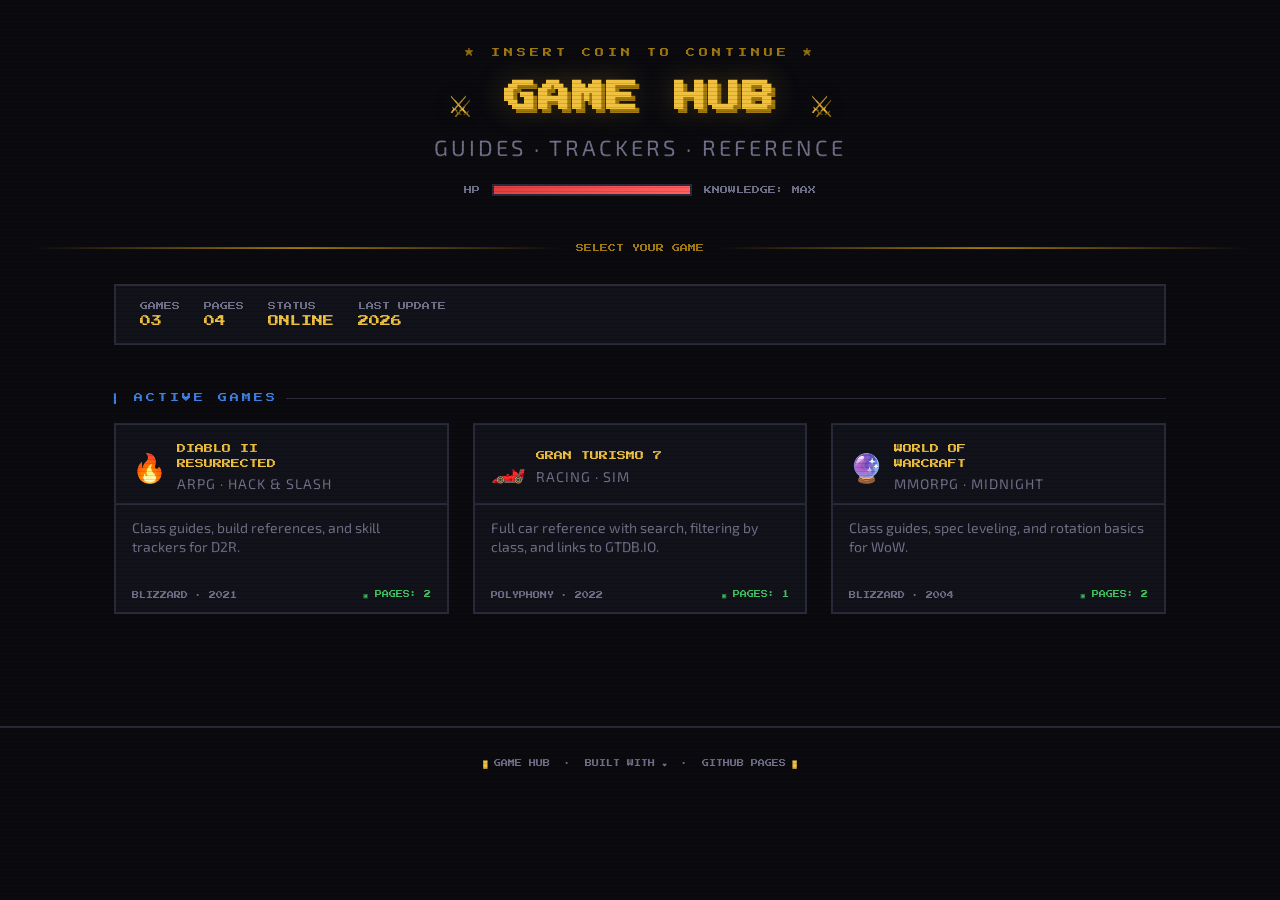
<file: index.html>
<!DOCTYPE html>

<html lang="en">
<head>
  <meta charset="UTF-8" />
  <meta name="viewport" content="width=device-width, initial-scale=1.0" />
  <title>Game Hub</title>
  <link rel="stylesheet" href="style.css" />
</head>
<body>

  <header class="site-header">
    <div class="header-eyebrow">★ INSERT COIN TO CONTINUE ★</div>
    <h1 class="site-title">⚔ GAME HUB ⚔</h1>
    <p class="site-subtitle">GUIDES · TRACKERS · REFERENCE</p>
    <div class="hp-bar-wrap">
      <span>HP</span>
      <div class="hp-bar"><div class="hp-fill"></div></div>
      <span>KNOWLEDGE: MAX</span>
    </div>
  </header>

  <div class="divider">SELECT YOUR GAME</div>

  <main class="container">
    
<div class="stats-bar">
  <div class="stat"><span class="stat-label">GAMES</span><span class="stat-val">03</span></div>
  <div class="stat"><span class="stat-label">PAGES</span><span class="stat-val">04</span></div>
  <div class="stat"><span class="stat-label">STATUS</span><span class="stat-val">ONLINE</span></div>
  <div class="stat"><span class="stat-label">LAST UPDATE</span><span class="stat-val">2026</span></div>
</div>

<div class="section-label">▍ ACTIVE GAMES</div>

<div class="game-grid">

  <a class="game-card" href="diablo2r/index.html">
    <span class="card-corner tl"></span>
    <span class="card-corner tr"></span>
    <span class="card-corner bl"></span>
    <span class="card-corner br"></span>
    <div class="card-header">
      <div class="card-icon">🔥</div>
      <div class="card-title-wrap">
        <div class="card-title">DIABLO II<br>RESURRECTED</div>
        <div class="card-genre">ARPG · HACK &amp; SLASH</div>
      </div>
    </div>
    <div class="card-body">
      <p class="card-desc">Class guides, build references, and skill trackers for D2R.</p>
    </div>
    <div class="card-footer">
      <span>BLIZZARD · 2021</span>
      <span class="page-count">▣ PAGES: 2</span>
    </div>
  </a>

<!-- ── Gran Turismo 7 ── -->
<a class="game-card" href="gran-turismo-7/GT7-AllCars.html">
  <span class="card-corner tl"></span>
  <span class="card-corner tr"></span>
  <span class="card-corner bl"></span>
  <span class="card-corner br"></span>
  <div class="card-header">
    <div class="card-icon">🏎️</div>
    <div class="card-title-wrap">
      <div class="card-title">GRAN TURISMO 7</div>
      <div class="card-genre">RACING · SIM</div>
    </div>
  </div>
  <div class="card-body">
    <p class="card-desc">Full car reference with search, filtering by class, and links to GTDB.IO.</p>
  </div>
  <div class="card-footer">
    <span>POLYPHONY · 2022</span>
    <span class="page-count">▣ PAGES: 1</span>
  </div>
</a>

  <!-- ── World of Warcraft ── -->
<a class="game-card" href="wow/index.html">
  <span class="card-corner tl"></span>
  <span class="card-corner tr"></span>
  <span class="card-corner bl"></span>
  <span class="card-corner br"></span>
  <div class="card-header">
    <div class="card-icon">🔮</div>
    <div class="card-title-wrap">
      <div class="card-title">WORLD OF<br>WARCRAFT</div>
      <div class="card-genre">MMORPG · MIDNIGHT</div>
    </div>
  </div>
  <div class="card-body">
    <p class="card-desc">Class guides, spec leveling, and rotation basics for WoW.</p>
  </div>
  <div class="card-footer">
    <span>BLIZZARD · 2004</span>
    <span class="page-count">▣ PAGES: 2</span>
  </div>
</a>
  
  </main>

  <footer class="site-footer">
    <span>█</span> GAME HUB &nbsp;·&nbsp; BUILT WITH &#x2764;&#xFE0F; &nbsp;·&nbsp; GITHUB PAGES <span>█</span>
  </footer>

</body>
</html>
</file>
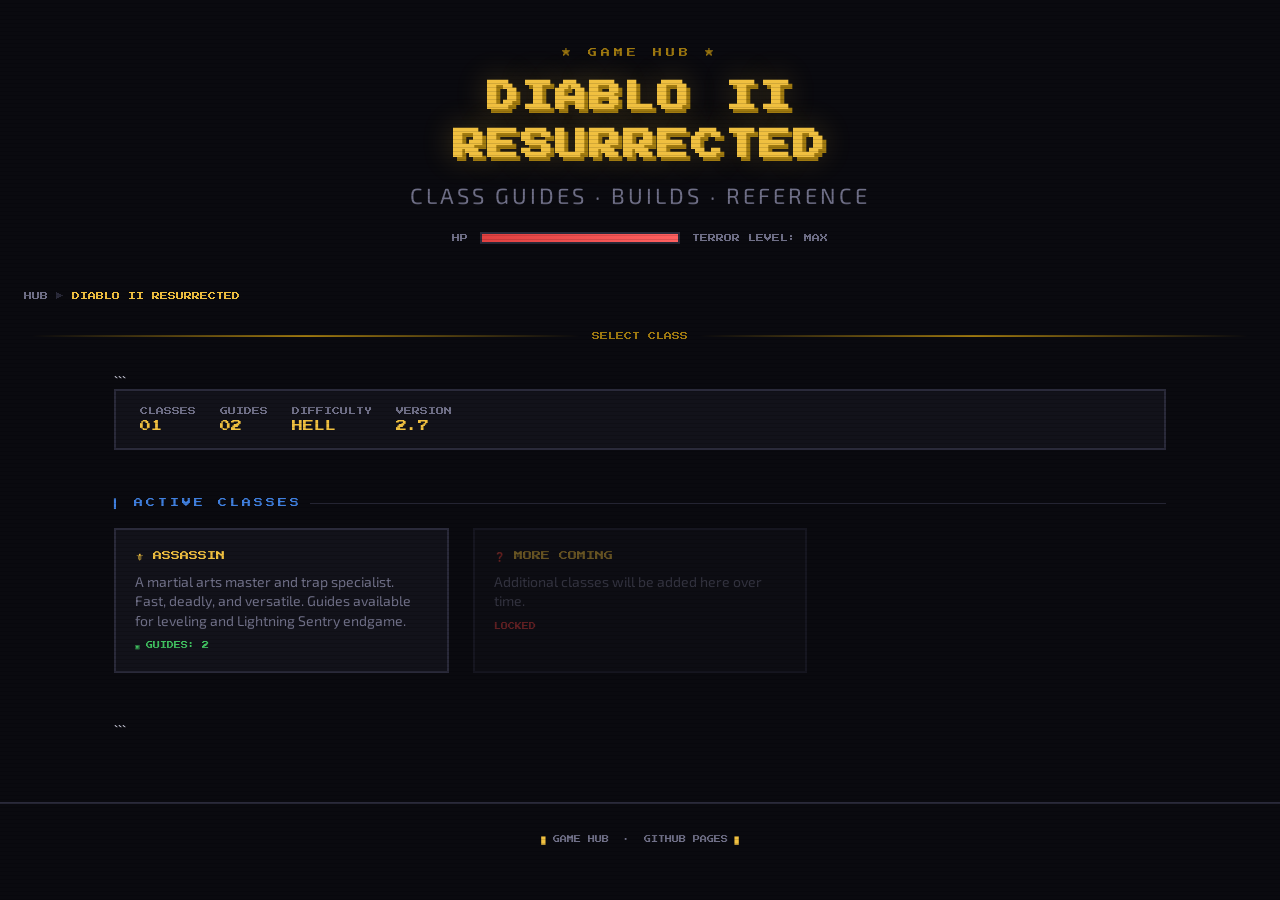
<file: diablo2r/Index.html>
<!DOCTYPE html>

<html lang="en">
<head>
  <meta charset="UTF-8" />
  <meta name="viewport" content="width=device-width, initial-scale=1.0" />
  <title>Diablo II Resurrected — Game Hub</title>
  <link rel="stylesheet" href="../style.css" />
</head>
<body>

  <header class="site-header">
    <div class="header-eyebrow">★ GAME HUB ★</div>
    <h1 class="site-title">DIABLO II<br>RESURRECTED</h1>
    <p class="site-subtitle">CLASS GUIDES · BUILDS · REFERENCE</p>
    <div class="hp-bar-wrap">
      <span>HP</span>
      <div class="hp-bar"><div class="hp-fill"></div></div>
      <span>TERROR LEVEL: MAX</span>
    </div>
  </header>

  <nav class="breadcrumb">
    <a href="../index.html">HUB</a>
    <span class="sep">▶</span>
    <span class="current">DIABLO II RESURRECTED</span>
  </nav>

  <div class="divider">SELECT CLASS</div>

  <main class="container">

```
<div class="stats-bar">
  <div class="stat"><span class="stat-label">CLASSES</span><span class="stat-val">01</span></div>
  <div class="stat"><span class="stat-label">GUIDES</span><span class="stat-val">02</span></div>
  <div class="stat"><span class="stat-label">DIFFICULTY</span><span class="stat-val">HELL</span></div>
  <div class="stat"><span class="stat-label">VERSION</span><span class="stat-val">2.7</span></div>
</div>

<div class="section-label">▍ ACTIVE CLASSES</div>

<div class="content-grid">

  <a class="content-card" href="assassin/index.html">
    <div class="content-card-title">🗡 ASSASSIN</div>
    <div class="content-card-body">
      A martial arts master and trap specialist. Fast, deadly, and versatile.
      Guides available for leveling and Lightning Sentry endgame.
    </div>
    <div style="margin-top:12px; font-family:var(--font-pixel); font-size:7px; color:var(--green);">▣ GUIDES: 2</div>
  </a>

  <div class="content-card" style="opacity:0.4; pointer-events:none;">
    <div class="content-card-title">❓ MORE COMING</div>
    <div class="content-card-body">Additional classes will be added here over time.</div>
    <div style="margin-top:12px; font-family:var(--font-pixel); font-size:7px; color:var(--red); animation: blink 1.2s step-end infinite;">LOCKED</div>
  </div>

</div>
```

  </main>

  <footer class="site-footer">
    <span>█</span> GAME HUB &nbsp;·&nbsp; GITHUB PAGES <span>█</span>
  </footer>

</body>
</html>
</file>
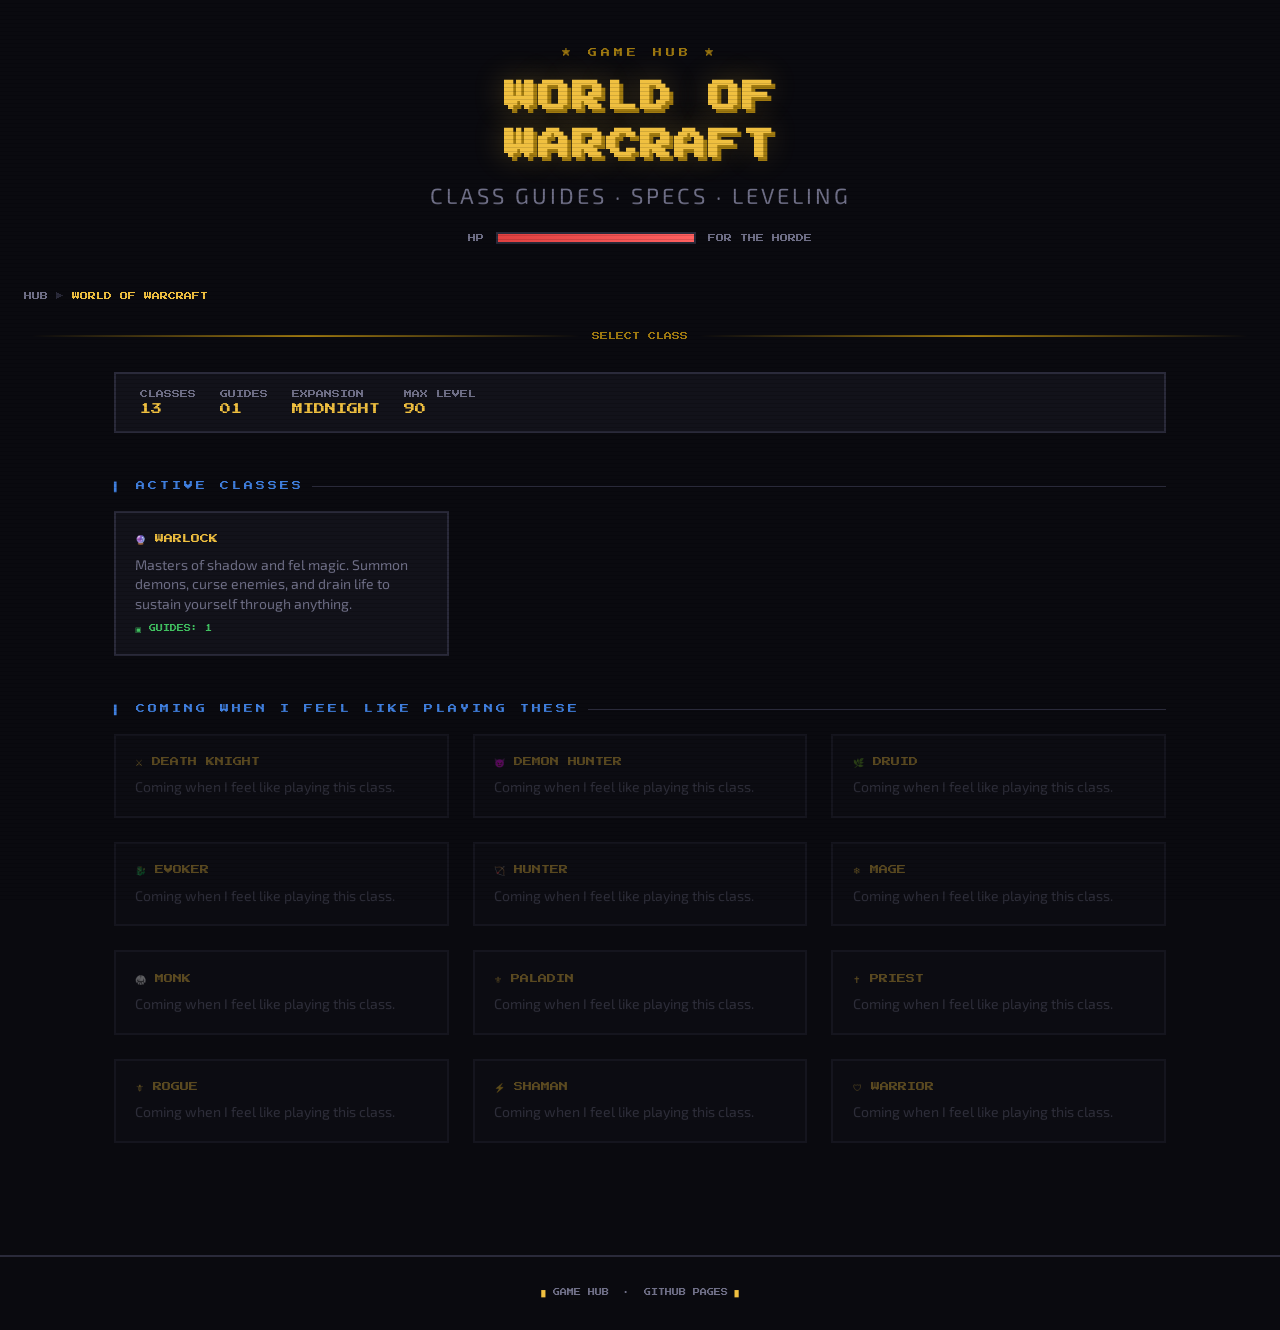
<file: wow/index.html>
<!DOCTYPE html>
<html lang="en">
<head>
  <meta charset="UTF-8" />
  <meta name="viewport" content="width=device-width, initial-scale=1.0" />
  <title>World of Warcraft — Game Hub</title>
  <link rel="stylesheet" href="../style.css" />
</head>
<body>

  <header class="site-header">
    <div class="header-eyebrow">★ GAME HUB ★</div>
    <h1 class="site-title">WORLD OF<br>WARCRAFT</h1>
    <p class="site-subtitle">CLASS GUIDES · SPECS · LEVELING</p>
    <div class="hp-bar-wrap">
      <span>HP</span>
      <div class="hp-bar"><div class="hp-fill"></div></div>
      <span>FOR THE HORDE</span>
    </div>
  </header>

  <nav class="breadcrumb">
    <a href="../index.html">HUB</a>
    <span class="sep">▶</span>
    <span class="current">WORLD OF WARCRAFT</span>
  </nav>

  <div class="divider">SELECT CLASS</div>

  <main class="container">

    <div class="stats-bar">
      <div class="stat"><span class="stat-label">CLASSES</span><span class="stat-val">13</span></div>
      <div class="stat"><span class="stat-label">GUIDES</span><span class="stat-val">01</span></div>
      <div class="stat"><span class="stat-label">EXPANSION</span><span class="stat-val">MIDNIGHT</span></div>
      <div class="stat"><span class="stat-label">MAX LEVEL</span><span class="stat-val">90</span></div>
    </div>

    <div class="section-label">▍ ACTIVE CLASSES</div>

    <div class="content-grid">

      <a class="content-card" href="warlock/index.html">
        <div class="content-card-title">🔮 WARLOCK</div>
        <div class="content-card-body">
          Masters of shadow and fel magic. Summon demons, curse enemies, and drain life to sustain yourself through anything.
        </div>
        <div style="margin-top:12px; font-family:var(--font-pixel); font-size:7px; color:var(--green);">▣ GUIDES: 1</div>
      </a>

    </div>

    <div class="section-label">▍ COMING WHEN I FEEL LIKE PLAYING THESE</div>

    <div class="content-grid">

      <!-- Placeholder classes -->
      <div class="content-card" style="opacity:0.35; pointer-events:none;">
        <div class="content-card-title">⚔ DEATH KNIGHT</div>
        <div class="content-card-body">Coming when I feel like playing this class.</div>
      </div>
      <div class="content-card" style="opacity:0.35; pointer-events:none;">
        <div class="content-card-title">😈 DEMON HUNTER</div>
        <div class="content-card-body">Coming when I feel like playing this class.</div>
      </div>
      <div class="content-card" style="opacity:0.35; pointer-events:none;">
        <div class="content-card-title">🌿 DRUID</div>
        <div class="content-card-body">Coming when I feel like playing this class.</div>
      </div>
      <div class="content-card" style="opacity:0.35; pointer-events:none;">
        <div class="content-card-title">🐉 EVOKER</div>
        <div class="content-card-body">Coming when I feel like playing this class.</div>
      </div>
      <div class="content-card" style="opacity:0.35; pointer-events:none;">
        <div class="content-card-title">🏹 HUNTER</div>
        <div class="content-card-body">Coming when I feel like playing this class.</div>
      </div>
      <div class="content-card" style="opacity:0.35; pointer-events:none;">
        <div class="content-card-title">❄ MAGE</div>
        <div class="content-card-body">Coming when I feel like playing this class.</div>
      </div>
      <div class="content-card" style="opacity:0.35; pointer-events:none;">
        <div class="content-card-title">🥋 MONK</div>
        <div class="content-card-body">Coming when I feel like playing this class.</div>
      </div>
      <div class="content-card" style="opacity:0.35; pointer-events:none;">
        <div class="content-card-title">⚜ PALADIN</div>
        <div class="content-card-body">Coming when I feel like playing this class.</div>
      </div>
      <div class="content-card" style="opacity:0.35; pointer-events:none;">
        <div class="content-card-title">✝ PRIEST</div>
        <div class="content-card-body">Coming when I feel like playing this class.</div>
      </div>
      <div class="content-card" style="opacity:0.35; pointer-events:none;">
        <div class="content-card-title">🗡 ROGUE</div>
        <div class="content-card-body">Coming when I feel like playing this class.</div>
      </div>
      <div class="content-card" style="opacity:0.35; pointer-events:none;">
        <div class="content-card-title">⚡ SHAMAN</div>
        <div class="content-card-body">Coming when I feel like playing this class.</div>
      </div>
      <div class="content-card" style="opacity:0.35; pointer-events:none;">
        <div class="content-card-title">🛡 WARRIOR</div>
        <div class="content-card-body">Coming when I feel like playing this class.</div>
      </div>

    </div>

  </main>

  <footer class="site-footer">
    <span>█</span> GAME HUB &nbsp;·&nbsp; GITHUB PAGES <span>█</span>
  </footer>

</body>
</html>
</file>
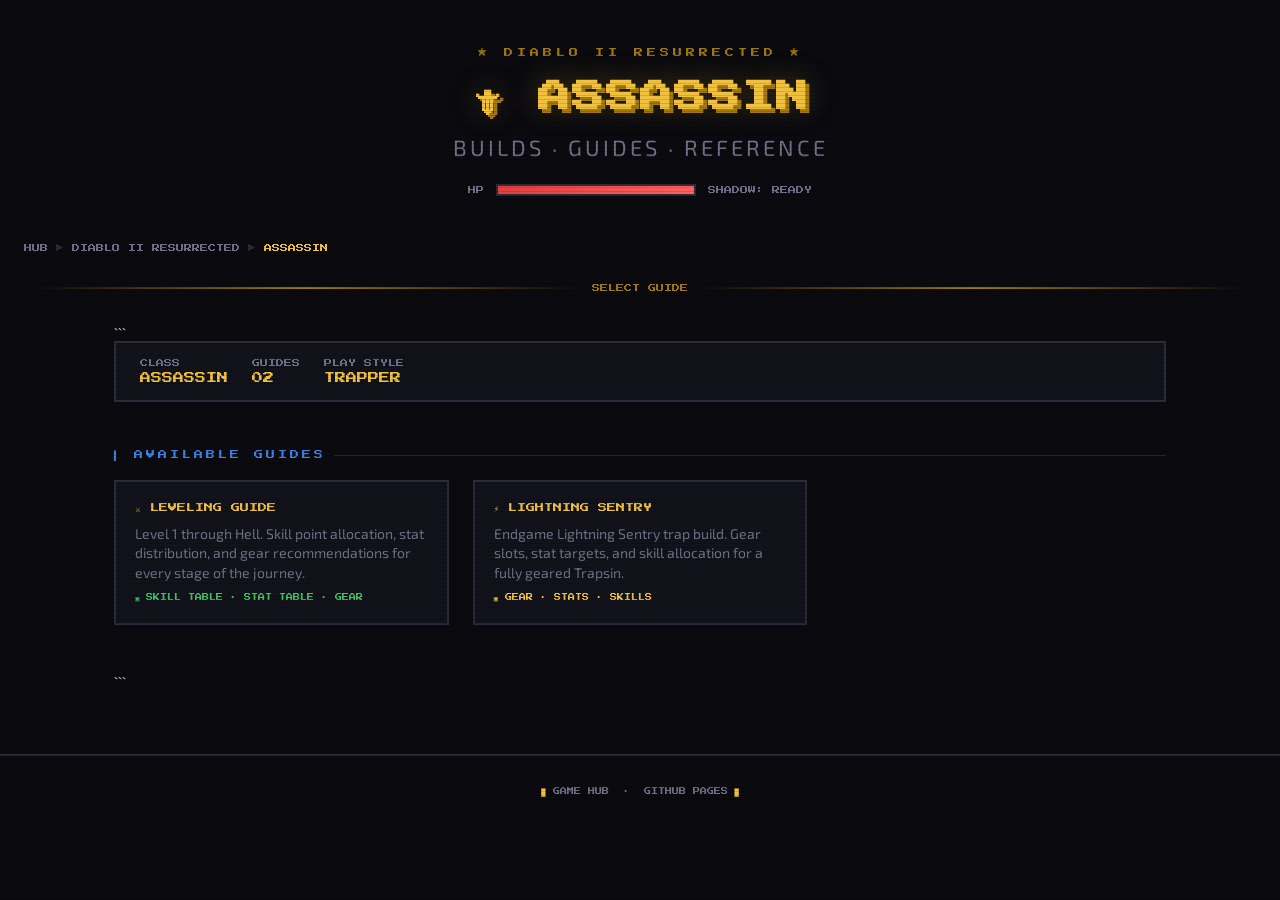
<file: diablo2r/Assassin/Index.html>
<!DOCTYPE html>

<html lang="en">
<head>
  <meta charset="UTF-8" />
  <meta name="viewport" content="width=device-width, initial-scale=1.0" />
  <title>Assassin — Diablo II Resurrected — Game Hub</title>
  <link rel="stylesheet" href="../../style.css" />
</head>
<body>

  <header class="site-header">
    <div class="header-eyebrow">★ DIABLO II RESURRECTED ★</div>
    <h1 class="site-title">🗡 ASSASSIN</h1>
    <p class="site-subtitle">BUILDS · GUIDES · REFERENCE</p>
    <div class="hp-bar-wrap">
      <span>HP</span>
      <div class="hp-bar"><div class="hp-fill"></div></div>
      <span>SHADOW: READY</span>
    </div>
  </header>

  <nav class="breadcrumb">
    <a href="../../index.html">HUB</a>
    <span class="sep">▶</span>
    <a href="../index.html">DIABLO II RESURRECTED</a>
    <span class="sep">▶</span>
    <span class="current">ASSASSIN</span>
  </nav>

  <div class="divider">SELECT GUIDE</div>

  <main class="container">

```
<div class="stats-bar">
  <div class="stat"><span class="stat-label">CLASS</span><span class="stat-val">ASSASSIN</span></div>
  <div class="stat"><span class="stat-label">GUIDES</span><span class="stat-val">02</span></div>
  <div class="stat"><span class="stat-label">PLAY STYLE</span><span class="stat-val">TRAPPER</span></div>
</div>

<div class="section-label">▍ AVAILABLE GUIDES</div>

<div class="content-grid">

  <a class="content-card" href="leveling.html">
    <div class="content-card-title">⚔ LEVELING GUIDE</div>
    <div class="content-card-body">
      Level 1 through Hell. Skill point allocation, stat distribution, and gear recommendations for every stage of the journey.
    </div>
    <div style="margin-top:12px; font-family:var(--font-pixel); font-size:7px; color:var(--green);">▣ SKILL TABLE · STAT TABLE · GEAR</div>
  </a>

  <a class="content-card" href="lightning-sentry.html">
    <div class="content-card-title">⚡ LIGHTNING SENTRY</div>
    <div class="content-card-body">
      Endgame Lightning Sentry trap build. Gear slots, stat targets, and skill allocation for a fully geared Trapsin.
    </div>
    <div style="margin-top:12px; font-family:var(--font-pixel); font-size:7px; color:var(--gold);">▣ GEAR · STATS · SKILLS</div>
  </a>

</div>
```

  </main>

  <footer class="site-footer">
    <span>█</span> GAME HUB &nbsp;·&nbsp; GITHUB PAGES <span>█</span>
  </footer>

</body>
</html>
</file>
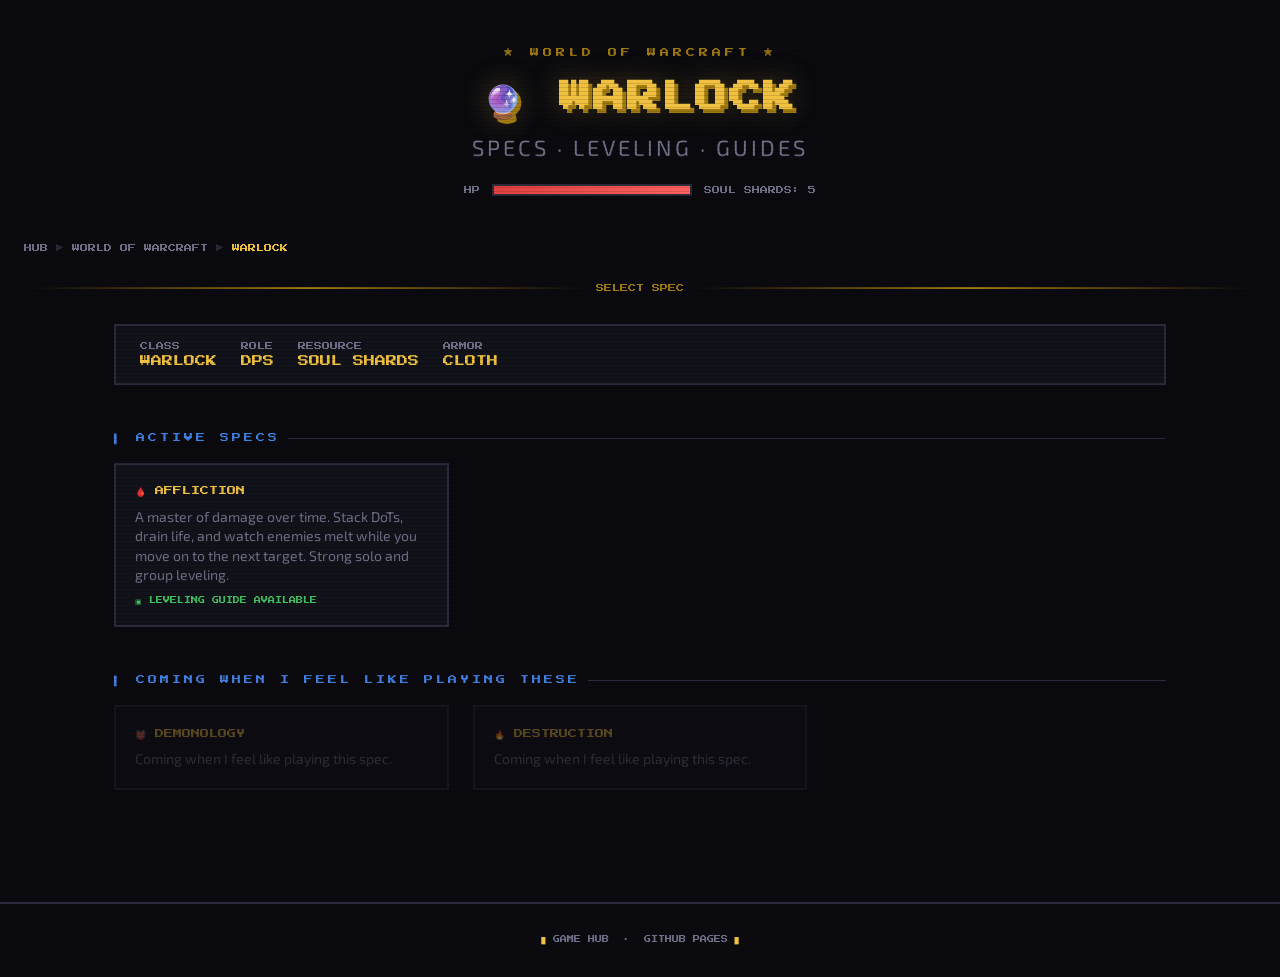
<file: wow/warlock/index.html>
<!DOCTYPE html>
<html lang="en">
<head>
  <meta charset="UTF-8" />
  <meta name="viewport" content="width=device-width, initial-scale=1.0" />
  <title>Warlock — World of Warcraft — Game Hub</title>
  <link rel="stylesheet" href="../../style.css" />
</head>
<body>

  <header class="site-header">
    <div class="header-eyebrow">★ WORLD OF WARCRAFT ★</div>
    <h1 class="site-title">🔮 WARLOCK</h1>
    <p class="site-subtitle">SPECS · LEVELING · GUIDES</p>
    <div class="hp-bar-wrap">
      <span>HP</span>
      <div class="hp-bar"><div class="hp-fill"></div></div>
      <span>SOUL SHARDS: 5</span>
    </div>
  </header>

  <nav class="breadcrumb">
    <a href="../../index.html">HUB</a>
    <span class="sep">▶</span>
    <a href="../index.html">WORLD OF WARCRAFT</a>
    <span class="sep">▶</span>
    <span class="current">WARLOCK</span>
  </nav>

  <div class="divider">SELECT SPEC</div>

  <main class="container">

    <div class="stats-bar">
      <div class="stat"><span class="stat-label">CLASS</span><span class="stat-val">WARLOCK</span></div>
      <div class="stat"><span class="stat-label">ROLE</span><span class="stat-val">DPS</span></div>
      <div class="stat"><span class="stat-label">RESOURCE</span><span class="stat-val">SOUL SHARDS</span></div>
      <div class="stat"><span class="stat-label">ARMOR</span><span class="stat-val">CLOTH</span></div>
    </div>

    <div class="section-label">▍ ACTIVE SPECS</div>

    <div class="content-grid">

      <a class="content-card" href="affliction.html">
        <div class="content-card-title">🩸 AFFLICTION</div>
        <div class="content-card-body">
          A master of damage over time. Stack DoTs, drain life, and watch enemies melt while you move on to the next target. Strong solo and group leveling.
        </div>
        <div style="margin-top:12px; font-family:var(--font-pixel); font-size:7px; color:var(--green);">▣ LEVELING GUIDE AVAILABLE</div>
      </a>

    </div>

    <div class="section-label">▍ COMING WHEN I FEEL LIKE PLAYING THESE</div>

    <div class="content-grid">

      <div class="content-card" style="opacity:0.35; pointer-events:none;">
        <div class="content-card-title">👹 DEMONOLOGY</div>
        <div class="content-card-body">Coming when I feel like playing this spec.</div>
      </div>

      <div class="content-card" style="opacity:0.35; pointer-events:none;">
        <div class="content-card-title">🔥 DESTRUCTION</div>
        <div class="content-card-body">Coming when I feel like playing this spec.</div>
      </div>

    </div>

  </main>

  <footer class="site-footer">
    <span>█</span> GAME HUB &nbsp;·&nbsp; GITHUB PAGES <span>█</span>
  </footer>

</body>
</html>
</file>
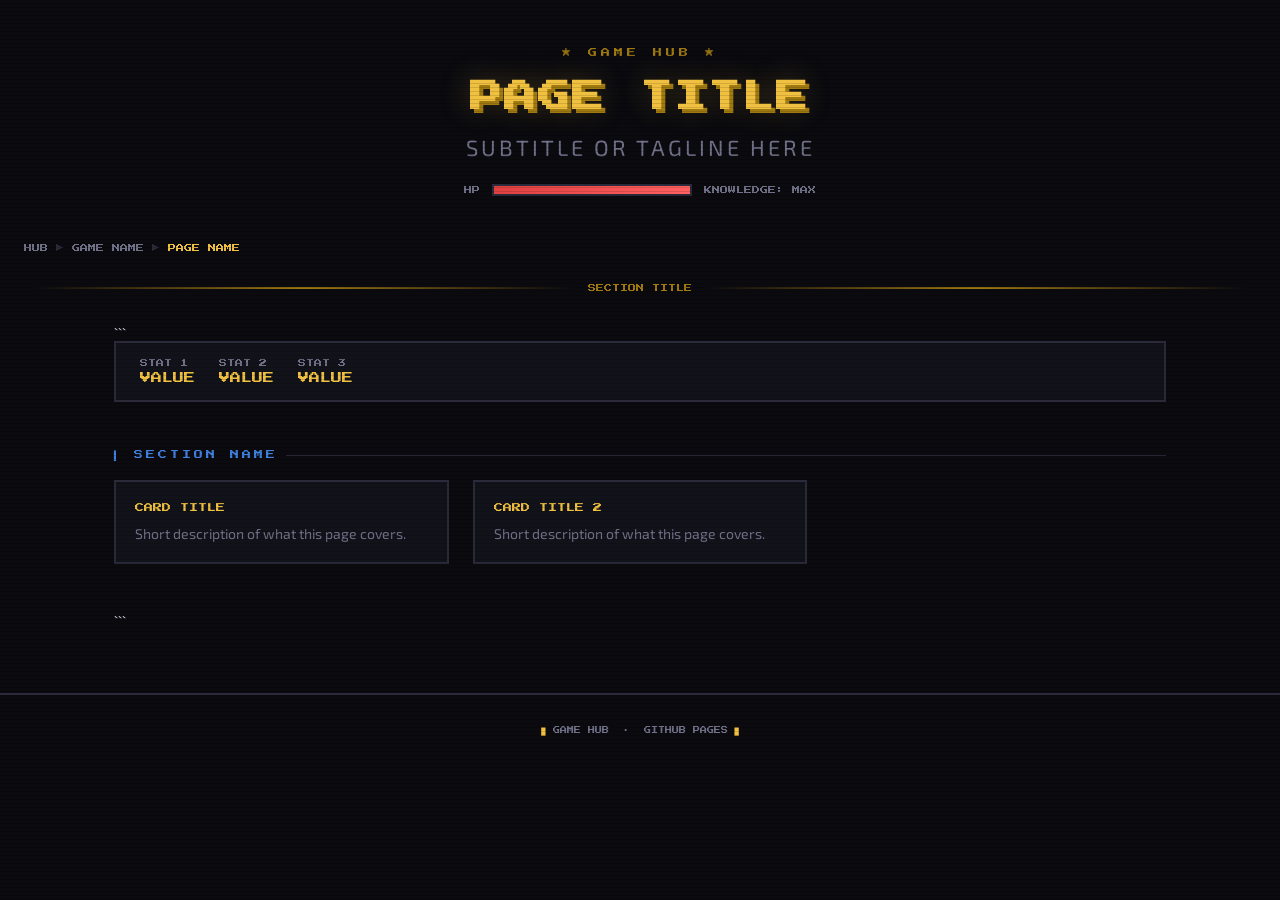
<file: TEMPLATE.html>
<!DOCTYPE html>

<html lang="en">
<head>
  <meta charset="UTF-8" />
  <meta name="viewport" content="width=device-width, initial-scale=1.0" />
  <title>PAGE TITLE — Game Hub</title>
  <!--
    ============================================================
    PATH TO style.css:
      Root page (e.g. index.html):          href="style.css"
      Game index (e.g. diablo2r/index.html): href="../style.css"
      Class page (e.g. diablo2r/sorc.html):  href="../style.css"
    ============================================================
  -->
  <link rel="stylesheet" href="../style.css" />
</head>
<body>

  <!-- ── HEADER ── -->

  <header class="site-header">
    <div class="header-eyebrow">★ GAME HUB ★</div>
    <h1 class="site-title">PAGE TITLE</h1>
    <p class="site-subtitle">SUBTITLE OR TAGLINE HERE</p>
    <div class="hp-bar-wrap">
      <span>HP</span>
      <div class="hp-bar"><div class="hp-fill"></div></div>
      <span>KNOWLEDGE: MAX</span>
    </div>
  </header>

  <!-- ── BREADCRUMB ── -->

  <!--
    Update these links to reflect where this page lives.
    Examples:
      Root:       (remove breadcrumb entirely)
      Game index: Hub <sep> Game Name
      Class page: Hub <sep> Game Name <sep> Class Name
  -->

  <nav class="breadcrumb">
    <a href="../index.html">HUB</a>
    <span class="sep">▶</span>
    <a href="index.html">GAME NAME</a>
    <span class="sep">▶</span>
    <span class="current">PAGE NAME</span>
  </nav>

  <div class="divider">SECTION TITLE</div>

  <main class="container">

```
<!-- ── STATS BAR (optional — update or remove) ── -->
<div class="stats-bar">
  <div class="stat"><span class="stat-label">STAT 1</span><span class="stat-val">VALUE</span></div>
  <div class="stat"><span class="stat-label">STAT 2</span><span class="stat-val">VALUE</span></div>
  <div class="stat"><span class="stat-label">STAT 3</span><span class="stat-val">VALUE</span></div>
</div>

<!-- ── SECTION LABEL ── -->
<div class="section-label">▍ SECTION NAME</div>

<!-- ────────────────────────────────────────────
     CONTENT AREA — choose one or more patterns:
     ──────────────────────────────────────────── -->

<!-- PATTERN A: Content Cards Grid (links to sub-pages) -->
<div class="content-grid">

  <a class="content-card" href="page-name.html">
    <div class="content-card-title">CARD TITLE</div>
    <div class="content-card-body">Short description of what this page covers.</div>
  </a>

  <a class="content-card" href="page-name-2.html">
    <div class="content-card-title">CARD TITLE 2</div>
    <div class="content-card-body">Short description of what this page covers.</div>
  </a>

</div>

<!-- PATTERN B: Reference Table -->
<!--
<table class="data-table">
  <thead>
    <tr>
      <th>COLUMN 1</th>
      <th>COLUMN 2</th>
      <th>COLUMN 3</th>
    </tr>
  </thead>
  <tbody>
    <tr>
      <td>Row data</td>
      <td>Row data</td>
      <td>Row data</td>
    </tr>
  </tbody>
</table>
-->

<!-- PATTERN C: Plain text / guide content -->
<!--
<div class="section-label">▍ OVERVIEW</div>
<p style="font-size:20px; line-height:1.6; color:var(--text); margin-bottom:1.5rem;">
  Your guide text goes here. Use VT323 font (default body) for paragraphs.
  It reads cleanly at 20px and feels appropriately retro.
</p>
-->
```

  </main>

  <!-- ── FOOTER ── -->

  <footer class="site-footer">
    <span>█</span> GAME HUB &nbsp;·&nbsp; GITHUB PAGES <span>█</span>
  </footer>

</body>
</html>
</file>
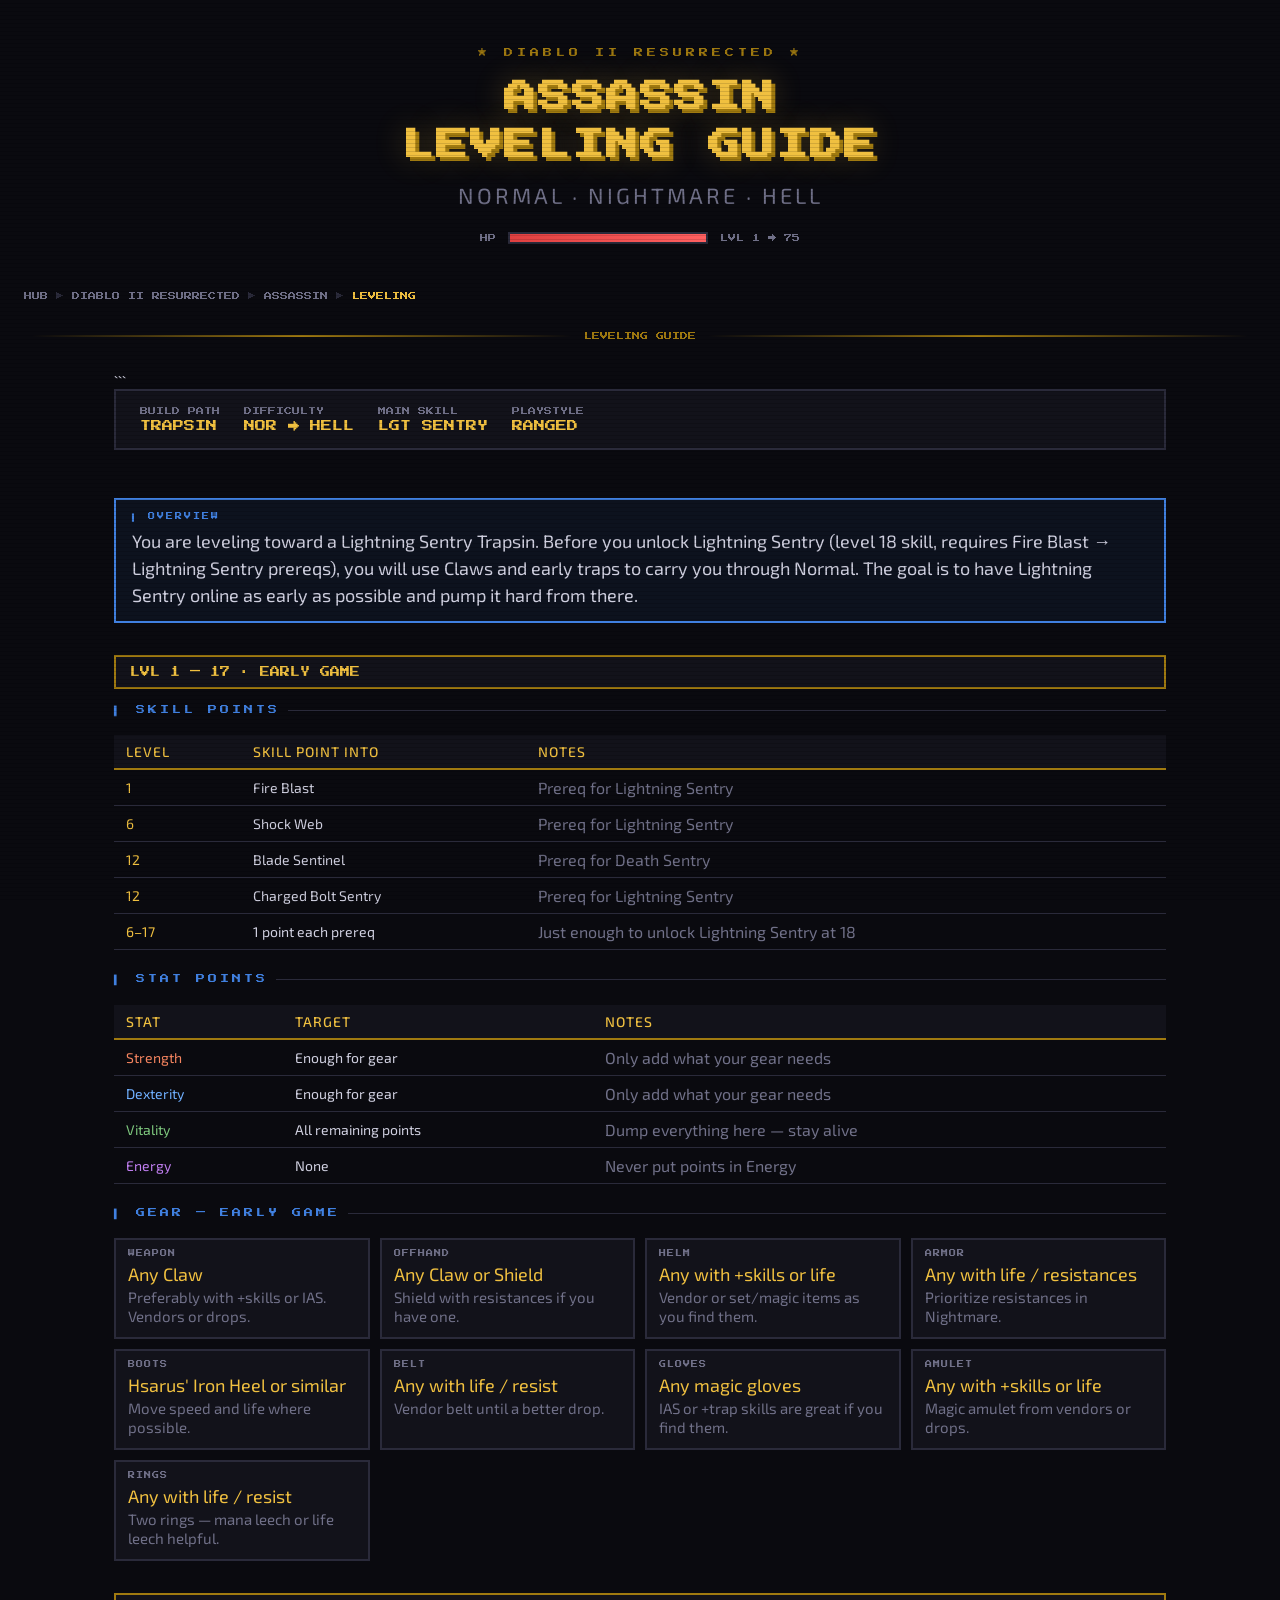
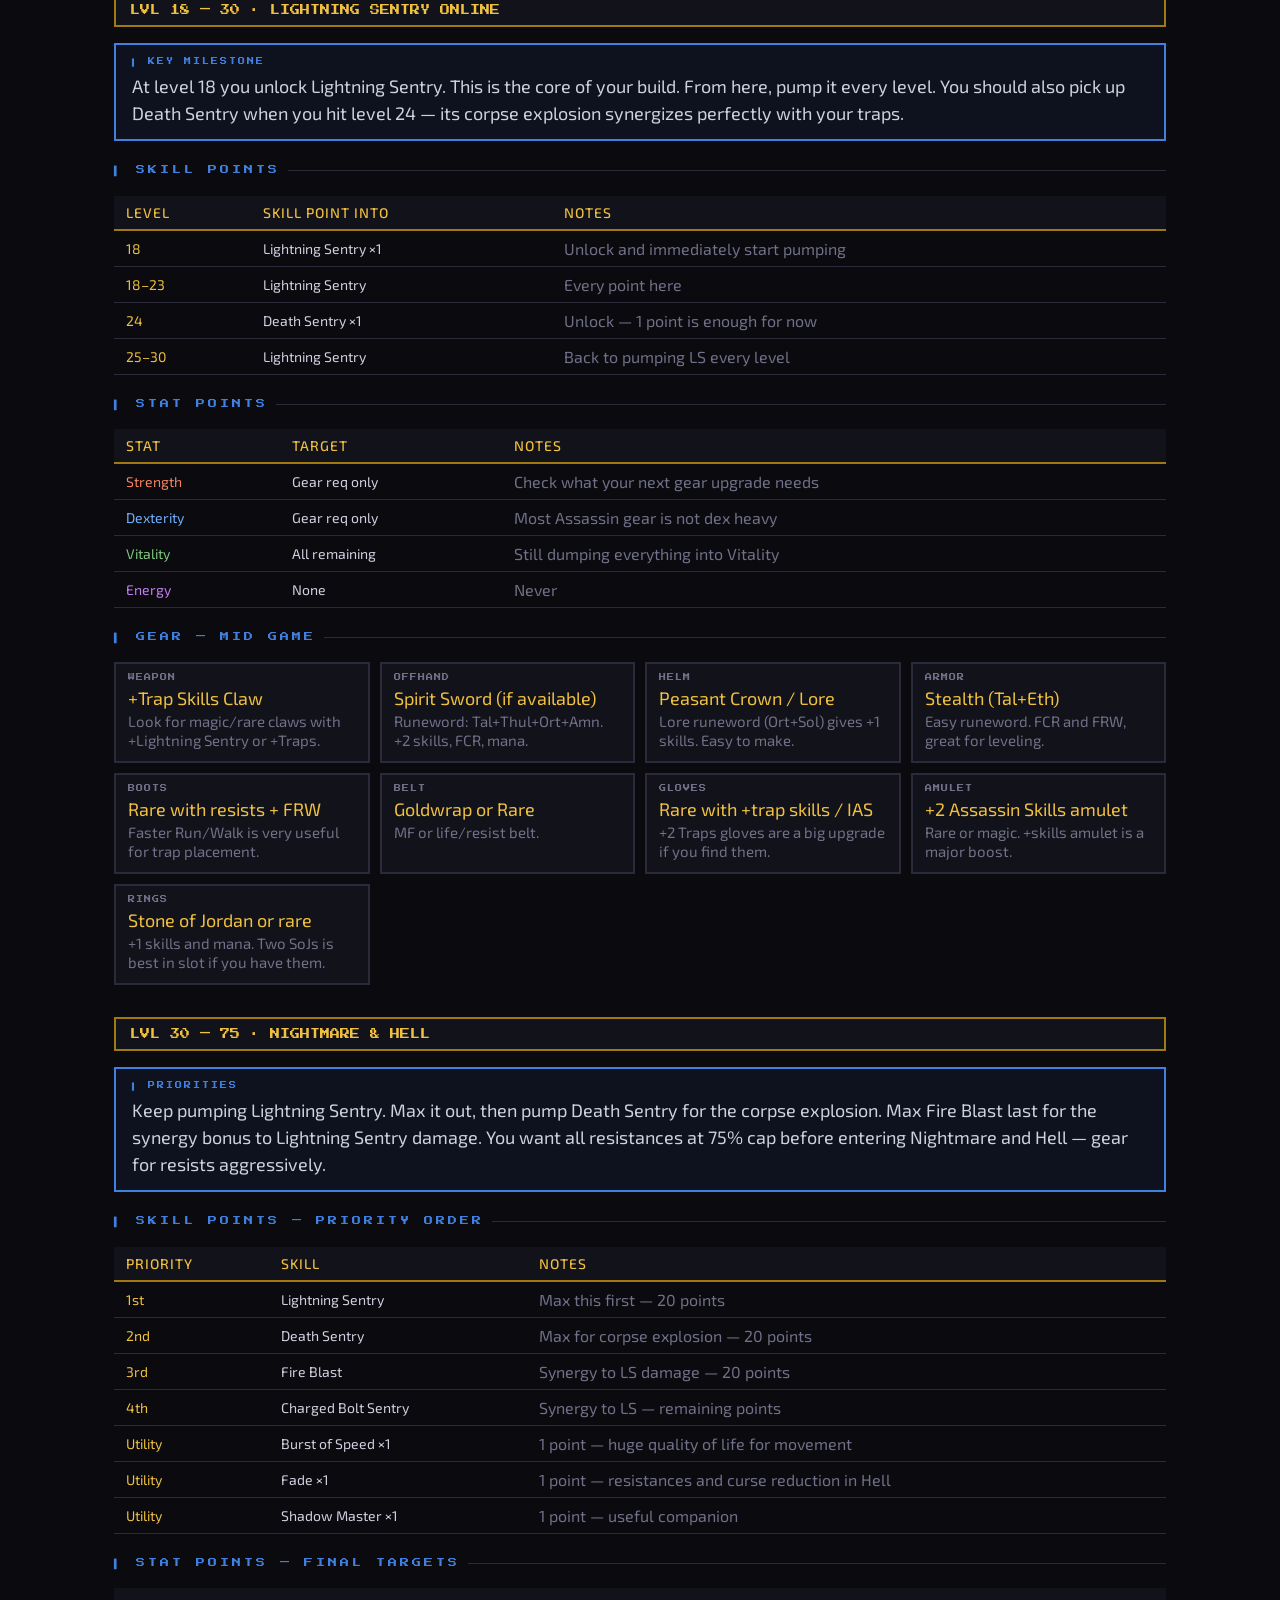
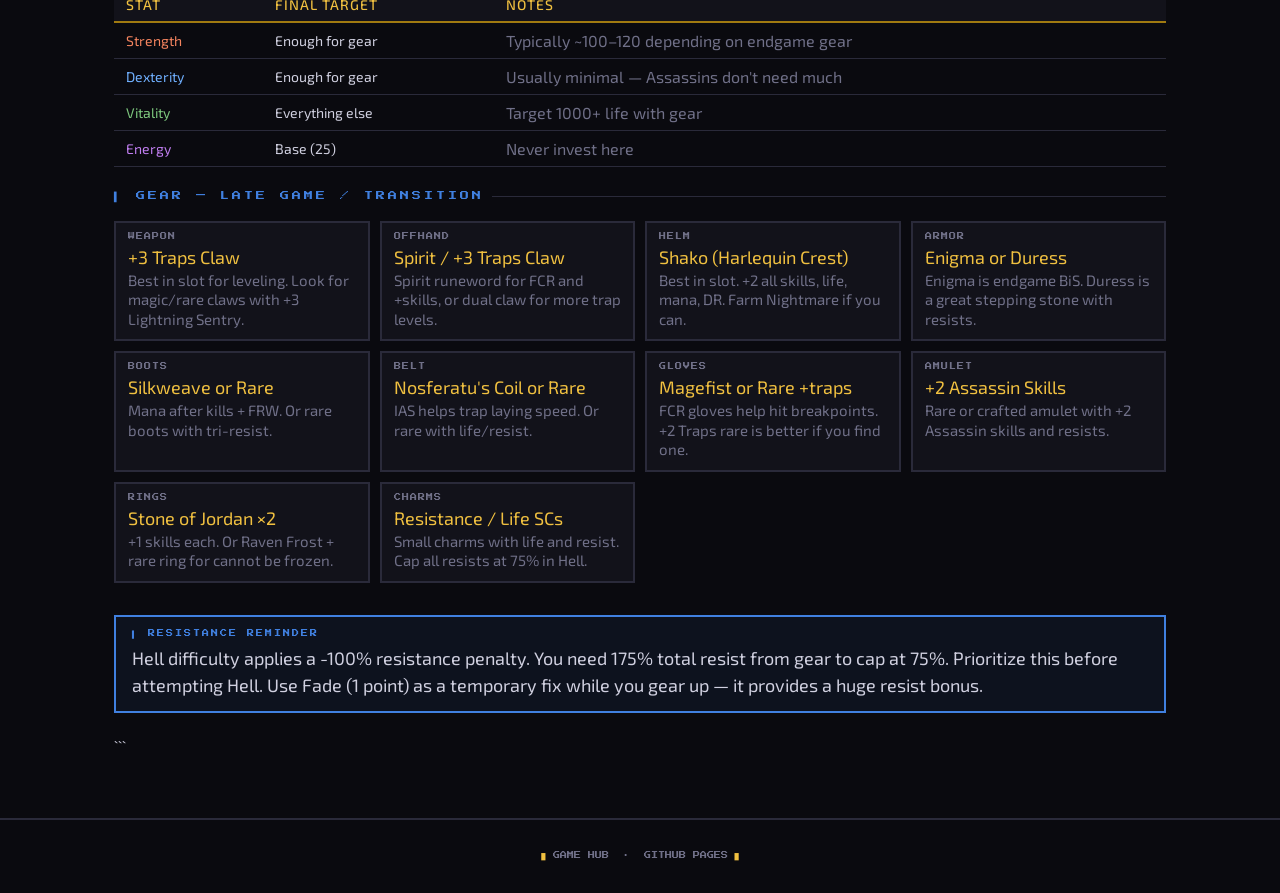
<file: diablo2r/Assassin/Leveling.html>
<!DOCTYPE html>

<html lang="en">
<head>
  <meta charset="UTF-8" />
  <meta name="viewport" content="width=device-width, initial-scale=1.0" />
  <title>Assassin Leveling Guide — D2R — Game Hub</title>
  <link rel="stylesheet" href="../../style.css" />
  <style>
    /* ── Level range section headers ── */
    .level-range {
      font-family: var(--font-pixel);
      font-size: 10px;
      color: var(--gold);
      padding: 10px 14px;
      background: var(--panel);
      border: 2px solid var(--gold-dim);
      margin: 2rem 0 1rem;
      display: flex;
      align-items: center;
      gap: 12px;
    }

```
.level-range::after {
  content: '';
  flex: 1;
  height: 1px;
  background: var(--gold-dim);
}

/* ── Tables ── */
.data-table { margin-bottom: 1.5rem; }

.data-table td.highlight { color: var(--gold); }
.data-table td.stat-str  { color: #f4845f; }
.data-table td.stat-dex  { color: #70b0ff; }
.data-table td.stat-vit  { color: #7ec87e; }
.data-table td.stat-en   { color: #c07ef0; }
.data-table td.note      { color: var(--text-dim); font-size: 16px; }

/* ── Gear grid ── */
.gear-grid {
  display: grid;
  grid-template-columns: repeat(auto-fill, minmax(220px, 1fr));
  gap: 10px;
  margin-bottom: 2rem;
}

.gear-slot {
  background: var(--panel);
  border: 2px solid var(--border);
  padding: 10px 12px;
}

.gear-slot-name {
  font-family: var(--font-pixel);
  font-size: 7px;
  color: var(--text-dim);
  letter-spacing: 1px;
  margin-bottom: 6px;
}

.gear-item {
  font-size: 18px;
  color: var(--gold);
  margin-bottom: 3px;
}

.gear-note {
  font-size: 15px;
  color: var(--text-dim);
  line-height: 1.3;
}

/* ── Tip box ── */
.tip-box {
  border: 2px solid var(--blue);
  background: rgba(64,128,224,0.07);
  padding: 12px 16px;
  margin-bottom: 1.5rem;
  font-size: 18px;
  color: var(--text);
  line-height: 1.5;
}

.tip-box .tip-label {
  font-family: var(--font-pixel);
  font-size: 7px;
  color: var(--blue);
  letter-spacing: 2px;
  margin-bottom: 6px;
}
```

  </style>
</head>
<body>

  <header class="site-header">
    <div class="header-eyebrow">★ DIABLO II RESURRECTED ★</div>
    <h1 class="site-title">ASSASSIN<br>LEVELING GUIDE</h1>
    <p class="site-subtitle">NORMAL · NIGHTMARE · HELL</p>
    <div class="hp-bar-wrap">
      <span>HP</span>
      <div class="hp-bar"><div class="hp-fill"></div></div>
      <span>LVL 1 → 75</span>
    </div>
  </header>

  <nav class="breadcrumb">
    <a href="../../index.html">HUB</a>
    <span class="sep">▶</span>
    <a href="../index.html">DIABLO II RESURRECTED</a>
    <span class="sep">▶</span>
    <a href="index.html">ASSASSIN</a>
    <span class="sep">▶</span>
    <span class="current">LEVELING</span>
  </nav>

  <div class="divider">LEVELING GUIDE</div>

  <main class="container">

```
<div class="stats-bar">
  <div class="stat"><span class="stat-label">BUILD PATH</span><span class="stat-val">TRAPSIN</span></div>
  <div class="stat"><span class="stat-label">DIFFICULTY</span><span class="stat-val">NOR → HELL</span></div>
  <div class="stat"><span class="stat-label">MAIN SKILL</span><span class="stat-val">LGT SENTRY</span></div>
  <div class="stat"><span class="stat-label">PLAYSTYLE</span><span class="stat-val">RANGED</span></div>
</div>

<div class="tip-box">
  <div class="tip-label">▍ OVERVIEW</div>
  You are leveling toward a Lightning Sentry Trapsin. Before you unlock Lightning Sentry (level 18 skill, requires Fire Blast → Lightning Sentry prereqs), you will use Claws and early traps to carry you through Normal. The goal is to have Lightning Sentry online as early as possible and pump it hard from there.
</div>

<!-- ═══════════════════════════════════════ -->
<div class="level-range">LVL 1 — 17 · EARLY GAME</div>

<div class="section-label">▍ SKILL POINTS</div>

<table class="data-table">
  <thead>
    <tr>
      <th>LEVEL</th>
      <th>SKILL POINT INTO</th>
      <th>NOTES</th>
    </tr>
  </thead>
  <tbody>
    <tr><td class="highlight">1</td><td>Fire Blast</td><td class="note">Prereq for Lightning Sentry</td></tr>
    <tr><td class="highlight">6</td><td>Shock Web</td><td class="note">Prereq for Lightning Sentry</td></tr>
    <tr><td class="highlight">12</td><td>Blade Sentinel</td><td class="note">Prereq for Death Sentry</td></tr>
    <tr><td class="highlight">12</td><td>Charged Bolt Sentry</td><td class="note">Prereq for Lightning Sentry</td></tr>
    <tr><td class="highlight">6–17</td><td>1 point each prereq</td><td class="note">Just enough to unlock Lightning Sentry at 18</td></tr>
  </tbody>
</table>

<div class="section-label">▍ STAT POINTS</div>

<table class="data-table">
  <thead>
    <tr>
      <th>STAT</th>
      <th>TARGET</th>
      <th>NOTES</th>
    </tr>
  </thead>
  <tbody>
    <tr><td class="stat-str">Strength</td><td>Enough for gear</td><td class="note">Only add what your gear needs</td></tr>
    <tr><td class="stat-dex">Dexterity</td><td>Enough for gear</td><td class="note">Only add what your gear needs</td></tr>
    <tr><td class="stat-vit">Vitality</td><td>All remaining points</td><td class="note">Dump everything here — stay alive</td></tr>
    <tr><td class="stat-en">Energy</td><td>None</td><td class="note">Never put points in Energy</td></tr>
  </tbody>
</table>

<div class="section-label">▍ GEAR — EARLY GAME</div>
<div class="gear-grid">
  <div class="gear-slot">
    <div class="gear-slot-name">WEAPON</div>
    <div class="gear-item">Any Claw</div>
    <div class="gear-note">Preferably with +skills or IAS. Vendors or drops.</div>
  </div>
  <div class="gear-slot">
    <div class="gear-slot-name">OFFHAND</div>
    <div class="gear-item">Any Claw or Shield</div>
    <div class="gear-note">Shield with resistances if you have one.</div>
  </div>
  <div class="gear-slot">
    <div class="gear-slot-name">HELM</div>
    <div class="gear-item">Any with +skills or life</div>
    <div class="gear-note">Vendor or set/magic items as you find them.</div>
  </div>
  <div class="gear-slot">
    <div class="gear-slot-name">ARMOR</div>
    <div class="gear-item">Any with life / resistances</div>
    <div class="gear-note">Prioritize resistances in Nightmare.</div>
  </div>
  <div class="gear-slot">
    <div class="gear-slot-name">BOOTS</div>
    <div class="gear-item">Hsarus' Iron Heel or similar</div>
    <div class="gear-note">Move speed and life where possible.</div>
  </div>
  <div class="gear-slot">
    <div class="gear-slot-name">BELT</div>
    <div class="gear-item">Any with life / resist</div>
    <div class="gear-note">Vendor belt until a better drop.</div>
  </div>
  <div class="gear-slot">
    <div class="gear-slot-name">GLOVES</div>
    <div class="gear-item">Any magic gloves</div>
    <div class="gear-note">IAS or +trap skills are great if you find them.</div>
  </div>
  <div class="gear-slot">
    <div class="gear-slot-name">AMULET</div>
    <div class="gear-item">Any with +skills or life</div>
    <div class="gear-note">Magic amulet from vendors or drops.</div>
  </div>
  <div class="gear-slot">
    <div class="gear-slot-name">RINGS</div>
    <div class="gear-item">Any with life / resist</div>
    <div class="gear-note">Two rings — mana leech or life leech helpful.</div>
  </div>
</div>

<!-- ═══════════════════════════════════════ -->
<div class="level-range">LVL 18 — 30 · LIGHTNING SENTRY ONLINE</div>

<div class="tip-box">
  <div class="tip-label">▍ KEY MILESTONE</div>
  At level 18 you unlock Lightning Sentry. This is the core of your build. From here, pump it every level. You should also pick up Death Sentry when you hit level 24 — its corpse explosion synergizes perfectly with your traps.
</div>

<div class="section-label">▍ SKILL POINTS</div>

<table class="data-table">
  <thead>
    <tr>
      <th>LEVEL</th>
      <th>SKILL POINT INTO</th>
      <th>NOTES</th>
    </tr>
  </thead>
  <tbody>
    <tr><td class="highlight">18</td><td>Lightning Sentry ×1</td><td class="note">Unlock and immediately start pumping</td></tr>
    <tr><td class="highlight">18–23</td><td>Lightning Sentry</td><td class="note">Every point here</td></tr>
    <tr><td class="highlight">24</td><td>Death Sentry ×1</td><td class="note">Unlock — 1 point is enough for now</td></tr>
    <tr><td class="highlight">25–30</td><td>Lightning Sentry</td><td class="note">Back to pumping LS every level</td></tr>
  </tbody>
</table>

<div class="section-label">▍ STAT POINTS</div>

<table class="data-table">
  <thead>
    <tr>
      <th>STAT</th>
      <th>TARGET</th>
      <th>NOTES</th>
    </tr>
  </thead>
  <tbody>
    <tr><td class="stat-str">Strength</td><td>Gear req only</td><td class="note">Check what your next gear upgrade needs</td></tr>
    <tr><td class="stat-dex">Dexterity</td><td>Gear req only</td><td class="note">Most Assassin gear is not dex heavy</td></tr>
    <tr><td class="stat-vit">Vitality</td><td>All remaining</td><td class="note">Still dumping everything into Vitality</td></tr>
    <tr><td class="stat-en">Energy</td><td>None</td><td class="note">Never</td></tr>
  </tbody>
</table>

<div class="section-label">▍ GEAR — MID GAME</div>
<div class="gear-grid">
  <div class="gear-slot">
    <div class="gear-slot-name">WEAPON</div>
    <div class="gear-item">+Trap Skills Claw</div>
    <div class="gear-note">Look for magic/rare claws with +Lightning Sentry or +Traps.</div>
  </div>
  <div class="gear-slot">
    <div class="gear-slot-name">OFFHAND</div>
    <div class="gear-item">Spirit Sword (if available)</div>
    <div class="gear-note">Runeword: Tal+Thul+Ort+Amn. +2 skills, FCR, mana.</div>
  </div>
  <div class="gear-slot">
    <div class="gear-slot-name">HELM</div>
    <div class="gear-item">Peasant Crown / Lore</div>
    <div class="gear-note">Lore runeword (Ort+Sol) gives +1 skills. Easy to make.</div>
  </div>
  <div class="gear-slot">
    <div class="gear-slot-name">ARMOR</div>
    <div class="gear-item">Stealth (Tal+Eth)</div>
    <div class="gear-note">Easy runeword. FCR and FRW, great for leveling.</div>
  </div>
  <div class="gear-slot">
    <div class="gear-slot-name">BOOTS</div>
    <div class="gear-item">Rare with resists + FRW</div>
    <div class="gear-note">Faster Run/Walk is very useful for trap placement.</div>
  </div>
  <div class="gear-slot">
    <div class="gear-slot-name">BELT</div>
    <div class="gear-item">Goldwrap or Rare</div>
    <div class="gear-note">MF or life/resist belt.</div>
  </div>
  <div class="gear-slot">
    <div class="gear-slot-name">GLOVES</div>
    <div class="gear-item">Rare with +trap skills / IAS</div>
    <div class="gear-note">+2 Traps gloves are a big upgrade if you find them.</div>
  </div>
  <div class="gear-slot">
    <div class="gear-slot-name">AMULET</div>
    <div class="gear-item">+2 Assassin Skills amulet</div>
    <div class="gear-note">Rare or magic. +skills amulet is a major boost.</div>
  </div>
  <div class="gear-slot">
    <div class="gear-slot-name">RINGS</div>
    <div class="gear-item">Stone of Jordan or rare</div>
    <div class="gear-note">+1 skills and mana. Two SoJs is best in slot if you have them.</div>
  </div>
</div>

<!-- ═══════════════════════════════════════ -->
<div class="level-range">LVL 30 — 75 · NIGHTMARE & HELL</div>

<div class="tip-box">
  <div class="tip-label">▍ PRIORITIES</div>
  Keep pumping Lightning Sentry. Max it out, then pump Death Sentry for the corpse explosion. Max Fire Blast last for the synergy bonus to Lightning Sentry damage. You want all resistances at 75% cap before entering Nightmare and Hell — gear for resists aggressively.
</div>

<div class="section-label">▍ SKILL POINTS — PRIORITY ORDER</div>

<table class="data-table">
  <thead>
    <tr>
      <th>PRIORITY</th>
      <th>SKILL</th>
      <th>NOTES</th>
    </tr>
  </thead>
  <tbody>
    <tr><td class="highlight">1st</td><td>Lightning Sentry</td><td class="note">Max this first — 20 points</td></tr>
    <tr><td class="highlight">2nd</td><td>Death Sentry</td><td class="note">Max for corpse explosion — 20 points</td></tr>
    <tr><td class="highlight">3rd</td><td>Fire Blast</td><td class="note">Synergy to LS damage — 20 points</td></tr>
    <tr><td class="highlight">4th</td><td>Charged Bolt Sentry</td><td class="note">Synergy to LS — remaining points</td></tr>
    <tr><td class="highlight">Utility</td><td>Burst of Speed ×1</td><td class="note">1 point — huge quality of life for movement</td></tr>
    <tr><td class="highlight">Utility</td><td>Fade ×1</td><td class="note">1 point — resistances and curse reduction in Hell</td></tr>
    <tr><td class="highlight">Utility</td><td>Shadow Master ×1</td><td class="note">1 point — useful companion</td></tr>
  </tbody>
</table>

<div class="section-label">▍ STAT POINTS — FINAL TARGETS</div>

<table class="data-table">
  <thead>
    <tr>
      <th>STAT</th>
      <th>FINAL TARGET</th>
      <th>NOTES</th>
    </tr>
  </thead>
  <tbody>
    <tr><td class="stat-str">Strength</td><td>Enough for gear</td><td class="note">Typically ~100–120 depending on endgame gear</td></tr>
    <tr><td class="stat-dex">Dexterity</td><td>Enough for gear</td><td class="note">Usually minimal — Assassins don't need much</td></tr>
    <tr><td class="stat-vit">Vitality</td><td>Everything else</td><td class="note">Target 1000+ life with gear</td></tr>
    <tr><td class="stat-en">Energy</td><td>Base (25)</td><td class="note">Never invest here</td></tr>
  </tbody>
</table>

<div class="section-label">▍ GEAR — LATE GAME / TRANSITION</div>
<div class="gear-grid">
  <div class="gear-slot">
    <div class="gear-slot-name">WEAPON</div>
    <div class="gear-item">+3 Traps Claw</div>
    <div class="gear-note">Best in slot for leveling. Look for magic/rare claws with +3 Lightning Sentry.</div>
  </div>
  <div class="gear-slot">
    <div class="gear-slot-name">OFFHAND</div>
    <div class="gear-item">Spirit / +3 Traps Claw</div>
    <div class="gear-note">Spirit runeword for FCR and +skills, or dual claw for more trap levels.</div>
  </div>
  <div class="gear-slot">
    <div class="gear-slot-name">HELM</div>
    <div class="gear-item">Shako (Harlequin Crest)</div>
    <div class="gear-note">Best in slot. +2 all skills, life, mana, DR. Farm Nightmare if you can.</div>
  </div>
  <div class="gear-slot">
    <div class="gear-slot-name">ARMOR</div>
    <div class="gear-item">Enigma or Duress</div>
    <div class="gear-note">Enigma is endgame BiS. Duress is a great stepping stone with resists.</div>
  </div>
  <div class="gear-slot">
    <div class="gear-slot-name">BOOTS</div>
    <div class="gear-item">Silkweave or Rare</div>
    <div class="gear-note">Mana after kills + FRW. Or rare boots with tri-resist.</div>
  </div>
  <div class="gear-slot">
    <div class="gear-slot-name">BELT</div>
    <div class="gear-item">Nosferatu's Coil or Rare</div>
    <div class="gear-note">IAS helps trap laying speed. Or rare with life/resist.</div>
  </div>
  <div class="gear-slot">
    <div class="gear-slot-name">GLOVES</div>
    <div class="gear-item">Magefist or Rare +traps</div>
    <div class="gear-note">FCR gloves help hit breakpoints. +2 Traps rare is better if you find one.</div>
  </div>
  <div class="gear-slot">
    <div class="gear-slot-name">AMULET</div>
    <div class="gear-item">+2 Assassin Skills</div>
    <div class="gear-note">Rare or crafted amulet with +2 Assassin skills and resists.</div>
  </div>
  <div class="gear-slot">
    <div class="gear-slot-name">RINGS</div>
    <div class="gear-item">Stone of Jordan ×2</div>
    <div class="gear-note">+1 skills each. Or Raven Frost + rare ring for cannot be frozen.</div>
  </div>
  <div class="gear-slot">
    <div class="gear-slot-name">CHARMS</div>
    <div class="gear-item">Resistance / Life SCs</div>
    <div class="gear-note">Small charms with life and resist. Cap all resists at 75% in Hell.</div>
  </div>
</div>

<div class="tip-box">
  <div class="tip-label">▍ RESISTANCE REMINDER</div>
  Hell difficulty applies a -100% resistance penalty. You need 175% total resist from gear to cap at 75%. Prioritize this before attempting Hell. Use Fade (1 point) as a temporary fix while you gear up — it provides a huge resist bonus.
</div>
```

  </main>

  <footer class="site-footer">
    <span>█</span> GAME HUB &nbsp;·&nbsp; GITHUB PAGES <span>█</span>
  </footer>

</body>
</html>
</file>
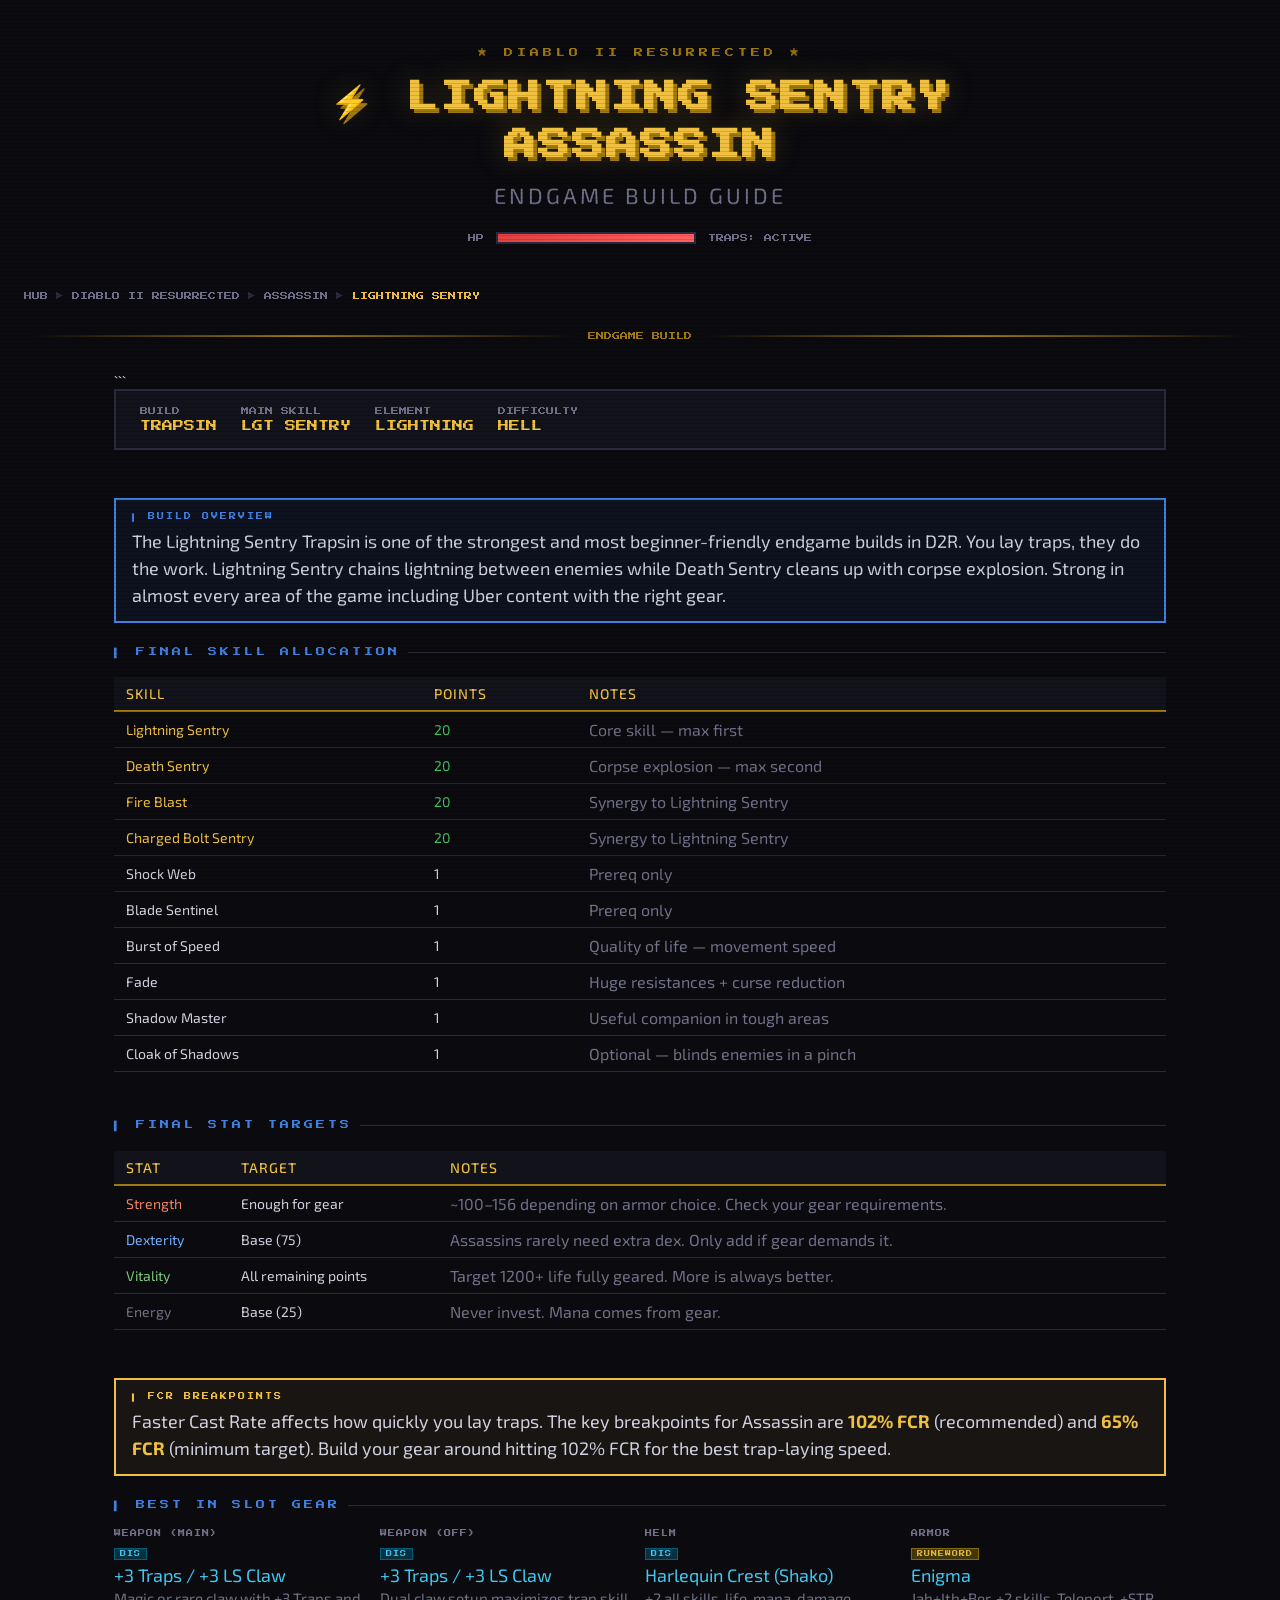
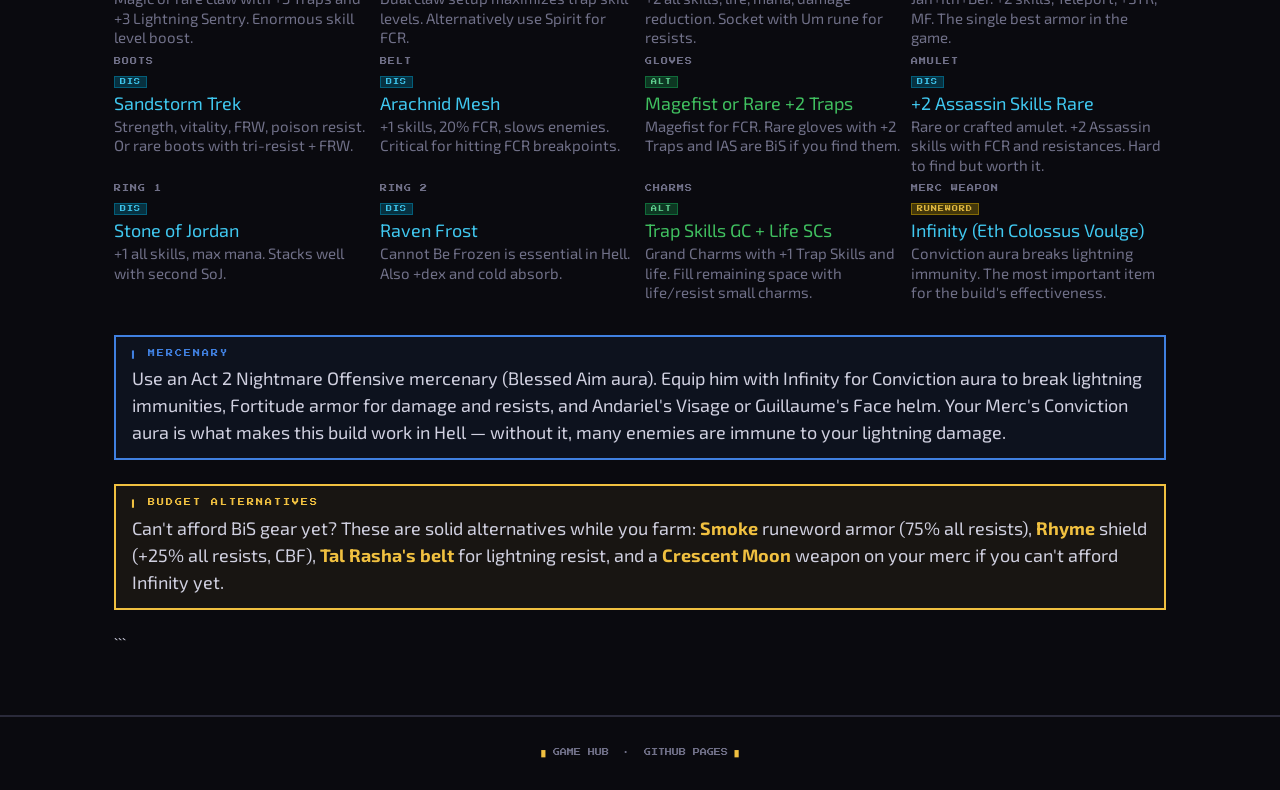
<file: diablo2r/Assassin/Lightning-Sentry.html>
<!DOCTYPE html>

<html lang="en">
<head>
  <meta charset="UTF-8" />
  <meta name="viewport" content="width=device-width, initial-scale=1.0" />
  <title>Lightning Sentry Guide — D2R — Game Hub</title>
  <link rel="stylesheet" href="../../style.css" />
  <style>
    .gear-grid {
      display: grid;
      grid-template-columns: repeat(auto-fill, minmax(220px, 1fr));
      gap: 10px;
      margin-bottom: 2rem;
    }

```
.gear-slot {
  background: var(--panel);
  border: 2px solid var(--border);
  padding: 10px 12px;
}

.gear-slot-name {
  font-family: var(--font-pixel);
  font-size: 7px;
  color: var(--text-dim);
  letter-spacing: 1px;
  margin-bottom: 6px;
}

.gear-item {
  font-size: 18px;
  color: var(--gold);
  margin-bottom: 3px;
}

.gear-item.bis { color: #40c8f0; }
.gear-item.alt { color: var(--green); }

.gear-note {
  font-size: 15px;
  color: var(--text-dim);
  line-height: 1.3;
}

.gear-tag {
  display: inline-block;
  font-family: var(--font-pixel);
  font-size: 6px;
  padding: 2px 5px;
  margin-bottom: 4px;
  letter-spacing: 1px;
}

.tag-bis { background: rgba(0,140,180,.3); color: #40c8f0; border: 1px solid rgba(0,140,180,.5); }
.tag-alt { background: rgba(20,160,80,.3);  color: #60d090; border: 1px solid rgba(20,160,80,.5); }
.tag-rw  { background: rgba(200,160,0,.3);  color: #e0b840; border: 1px solid rgba(200,160,0,.5); }

.tip-box {
  border: 2px solid var(--blue);
  background: rgba(64,128,224,0.07);
  padding: 12px 16px;
  margin-bottom: 1.5rem;
  font-size: 18px;
  color: var(--text);
  line-height: 1.5;
}

.tip-box .tip-label {
  font-family: var(--font-pixel);
  font-size: 7px;
  color: var(--blue);
  letter-spacing: 2px;
  margin-bottom: 6px;
}

.tip-box.warn {
  border-color: var(--gold);
  background: rgba(240,192,64,0.06);
}

.tip-box.warn .tip-label { color: var(--gold); }

.data-table td.highlight { color: var(--gold); }
.data-table td.stat-str  { color: #f4845f; }
.data-table td.stat-dex  { color: #70b0ff; }
.data-table td.stat-vit  { color: #7ec87e; }
.data-table td.stat-en   { color: var(--text-dim); }
.data-table td.note      { color: var(--text-dim); font-size: 16px; }
.data-table td.maxed     { color: var(--green); }
```

  </style>
</head>
<body>

  <header class="site-header">
    <div class="header-eyebrow">★ DIABLO II RESURRECTED ★</div>
    <h1 class="site-title">⚡ LIGHTNING SENTRY<br>ASSASSIN</h1>
    <p class="site-subtitle">ENDGAME BUILD GUIDE</p>
    <div class="hp-bar-wrap">
      <span>HP</span>
      <div class="hp-bar"><div class="hp-fill"></div></div>
      <span>TRAPS: ACTIVE</span>
    </div>
  </header>

  <nav class="breadcrumb">
    <a href="../../index.html">HUB</a>
    <span class="sep">▶</span>
    <a href="../index.html">DIABLO II RESURRECTED</a>
    <span class="sep">▶</span>
    <a href="index.html">ASSASSIN</a>
    <span class="sep">▶</span>
    <span class="current">LIGHTNING SENTRY</span>
  </nav>

  <div class="divider">ENDGAME BUILD</div>

  <main class="container">

```
<div class="stats-bar">
  <div class="stat"><span class="stat-label">BUILD</span><span class="stat-val">TRAPSIN</span></div>
  <div class="stat"><span class="stat-label">MAIN SKILL</span><span class="stat-val">LGT SENTRY</span></div>
  <div class="stat"><span class="stat-label">ELEMENT</span><span class="stat-val">LIGHTNING</span></div>
  <div class="stat"><span class="stat-label">DIFFICULTY</span><span class="stat-val">HELL</span></div>
</div>

<div class="tip-box">
  <div class="tip-label">▍ BUILD OVERVIEW</div>
  The Lightning Sentry Trapsin is one of the strongest and most beginner-friendly endgame builds in D2R. You lay traps, they do the work. Lightning Sentry chains lightning between enemies while Death Sentry cleans up with corpse explosion. Strong in almost every area of the game including Uber content with the right gear.
</div>

<!-- ── SKILLS ── -->
<div class="section-label">▍ FINAL SKILL ALLOCATION</div>

<table class="data-table">
  <thead>
    <tr>
      <th>SKILL</th>
      <th>POINTS</th>
      <th>NOTES</th>
    </tr>
  </thead>
  <tbody>
    <tr><td class="highlight">Lightning Sentry</td><td class="maxed">20</td><td class="note">Core skill — max first</td></tr>
    <tr><td class="highlight">Death Sentry</td><td class="maxed">20</td><td class="note">Corpse explosion — max second</td></tr>
    <tr><td class="highlight">Fire Blast</td><td class="maxed">20</td><td class="note">Synergy to Lightning Sentry</td></tr>
    <tr><td class="highlight">Charged Bolt Sentry</td><td class="maxed">20</td><td class="note">Synergy to Lightning Sentry</td></tr>
    <tr><td>Shock Web</td><td>1</td><td class="note">Prereq only</td></tr>
    <tr><td>Blade Sentinel</td><td>1</td><td class="note">Prereq only</td></tr>
    <tr><td>Burst of Speed</td><td>1</td><td class="note">Quality of life — movement speed</td></tr>
    <tr><td>Fade</td><td>1</td><td class="note">Huge resistances + curse reduction</td></tr>
    <tr><td>Shadow Master</td><td>1</td><td class="note">Useful companion in tough areas</td></tr>
    <tr><td>Cloak of Shadows</td><td>1</td><td class="note">Optional — blinds enemies in a pinch</td></tr>
  </tbody>
</table>

<!-- ── STATS ── -->
<div class="section-label">▍ FINAL STAT TARGETS</div>

<table class="data-table">
  <thead>
    <tr>
      <th>STAT</th>
      <th>TARGET</th>
      <th>NOTES</th>
    </tr>
  </thead>
  <tbody>
    <tr><td class="stat-str">Strength</td><td>Enough for gear</td><td class="note">~100–156 depending on armor choice. Check your gear requirements.</td></tr>
    <tr><td class="stat-dex">Dexterity</td><td>Base (75)</td><td class="note">Assassins rarely need extra dex. Only add if gear demands it.</td></tr>
    <tr><td class="stat-vit">Vitality</td><td>All remaining points</td><td class="note">Target 1200+ life fully geared. More is always better.</td></tr>
    <tr><td class="stat-en">Energy</td><td>Base (25)</td><td class="note">Never invest. Mana comes from gear.</td></tr>
  </tbody>
</table>

<div class="tip-box warn">
  <div class="tip-label">▍ FCR BREAKPOINTS</div>
  Faster Cast Rate affects how quickly you lay traps. The key breakpoints for Assassin are <strong style="color:var(--gold)">102% FCR</strong> (recommended) and <strong style="color:var(--gold)">65% FCR</strong> (minimum target). Build your gear around hitting 102% FCR for the best trap-laying speed.
</div>

<!-- ── GEAR ── -->
<div class="section-label">▍ BEST IN SLOT GEAR</div>

<div class="gear-grid">
  <div class="gear-slot">
    <div class="gear-slot-name">WEAPON (MAIN)</div>
    <div class="gear-tag tag-bis">BIS</div>
    <div class="gear-item bis">+3 Traps / +3 LS Claw</div>
    <div class="gear-note">Magic or rare claw with +3 Traps and +3 Lightning Sentry. Enormous skill level boost.</div>
  </div>
  <div class="gear-slot">
    <div class="gear-slot-name">WEAPON (OFF)</div>
    <div class="gear-tag tag-bis">BIS</div>
    <div class="gear-item bis">+3 Traps / +3 LS Claw</div>
    <div class="gear-note">Dual claw setup maximizes trap skill levels. Alternatively use Spirit for FCR.</div>
  </div>
  <div class="gear-slot">
    <div class="gear-slot-name">HELM</div>
    <div class="gear-tag tag-bis">BIS</div>
    <div class="gear-item bis">Harlequin Crest (Shako)</div>
    <div class="gear-note">+2 all skills, life, mana, damage reduction. Socket with Um rune for resists.</div>
  </div>
  <div class="gear-slot">
    <div class="gear-slot-name">ARMOR</div>
    <div class="gear-tag tag-rw">RUNEWORD</div>
    <div class="gear-item bis">Enigma</div>
    <div class="gear-note">Jah+Ith+Ber. +2 skills, Teleport, +STR, MF. The single best armor in the game.</div>
  </div>
  <div class="gear-slot">
    <div class="gear-slot-name">BOOTS</div>
    <div class="gear-tag tag-bis">BIS</div>
    <div class="gear-item bis">Sandstorm Trek</div>
    <div class="gear-note">Strength, vitality, FRW, poison resist. Or rare boots with tri-resist + FRW.</div>
  </div>
  <div class="gear-slot">
    <div class="gear-slot-name">BELT</div>
    <div class="gear-tag tag-bis">BIS</div>
    <div class="gear-item bis">Arachnid Mesh</div>
    <div class="gear-note">+1 skills, 20% FCR, slows enemies. Critical for hitting FCR breakpoints.</div>
  </div>
  <div class="gear-slot">
    <div class="gear-slot-name">GLOVES</div>
    <div class="gear-tag tag-alt">ALT</div>
    <div class="gear-item alt">Magefist or Rare +2 Traps</div>
    <div class="gear-note">Magefist for FCR. Rare gloves with +2 Traps and IAS are BiS if you find them.</div>
  </div>
  <div class="gear-slot">
    <div class="gear-slot-name">AMULET</div>
    <div class="gear-tag tag-bis">BIS</div>
    <div class="gear-item bis">+2 Assassin Skills Rare</div>
    <div class="gear-note">Rare or crafted amulet. +2 Assassin skills with FCR and resistances. Hard to find but worth it.</div>
  </div>
  <div class="gear-slot">
    <div class="gear-slot-name">RING 1</div>
    <div class="gear-tag tag-bis">BIS</div>
    <div class="gear-item bis">Stone of Jordan</div>
    <div class="gear-note">+1 all skills, max mana. Stacks well with second SoJ.</div>
  </div>
  <div class="gear-slot">
    <div class="gear-slot-name">RING 2</div>
    <div class="gear-tag tag-bis">BIS</div>
    <div class="gear-item bis">Raven Frost</div>
    <div class="gear-note">Cannot Be Frozen is essential in Hell. Also +dex and cold absorb.</div>
  </div>
  <div class="gear-slot">
    <div class="gear-slot-name">CHARMS</div>
    <div class="gear-tag tag-alt">ALT</div>
    <div class="gear-item alt">Trap Skills GC + Life SCs</div>
    <div class="gear-note">Grand Charms with +1 Trap Skills and life. Fill remaining space with life/resist small charms.</div>
  </div>
  <div class="gear-slot">
    <div class="gear-slot-name">MERC WEAPON</div>
    <div class="gear-tag tag-rw">RUNEWORD</div>
    <div class="gear-item bis">Infinity (Eth Colossus Voulge)</div>
    <div class="gear-note">Conviction aura breaks lightning immunity. The most important item for the build's effectiveness.</div>
  </div>
</div>

<div class="tip-box">
  <div class="tip-label">▍ MERCENARY</div>
  Use an Act 2 Nightmare Offensive mercenary (Blessed Aim aura). Equip him with Infinity for Conviction aura to break lightning immunities, Fortitude armor for damage and resists, and Andariel's Visage or Guillaume's Face helm. Your Merc's Conviction aura is what makes this build work in Hell — without it, many enemies are immune to your lightning damage.
</div>

<div class="tip-box warn">
  <div class="tip-label">▍ BUDGET ALTERNATIVES</div>
  Can't afford BiS gear yet? These are solid alternatives while you farm: <strong style="color:var(--gold)">Smoke</strong> runeword armor (75% all resists), <strong style="color:var(--gold)">Rhyme</strong> shield (+25% all resists, CBF), <strong style="color:var(--gold)">Tal Rasha's belt</strong> for lightning resist, and a <strong style="color:var(--gold)">Crescent Moon</strong> weapon on your merc if you can't afford Infinity yet.
</div>
```

  </main>

  <footer class="site-footer">
    <span>█</span> GAME HUB &nbsp;·&nbsp; GITHUB PAGES <span>█</span>
  </footer>

</body>
</html>
</file>
<file: style.css>
/* ============================================================
   GAME HUB — Shared Stylesheet
   Retro / Pixel Art aesthetic
   All pages should link to this file via ../style.css
   or ./style.css from the root index.
   ============================================================ */

/* ── Google Fonts ── */
@import url('https://fonts.googleapis.com/css2?family=Press+Start+2P&family=Exo+2:wght@300;400;500&display=swap');

/* ── Design Tokens ── */
:root {
  /* Colours */
  --bg:           #0a0a0f;
  --panel:        #12121a;
  --border:       #2a2a3a;
  --gold:         #f0c040;
  --gold-dim:     #a07a10;
  --red:          #e04040;
  --blue:         #4080e0;
  --green:        #40c060;
  --purple:       #9060e0;
  --text:         #d0d0e0;
  --text-dim:     #707088;

  /* Typography */
  --font-pixel:   'Press Start 2P', monospace;
  --font-retro:   'Exo 2', sans-serif;

  /* Spacing */
  --pixel:        2px;
  --gap-sm:       0.8rem;
  --gap-md:       1.5rem;
  --gap-lg:       3rem;

  /* Layout */
  --max-width:    1100px;
}

/* ── Reset ── */
*, *::before, *::after {
  box-sizing: border-box;
  margin: 0;
  padding: 0;
}

/* ── Base ── */
body {
  background-color: var(--bg);
  color: var(--text);
  font-family: var(--font-retro);
  font-size: 14px;
  min-height: 100vh;
  overflow-x: hidden;
}

a {
  color: var(--gold);
  text-decoration: none;
}

a:hover {
  color: #fff;
}

/* ── CRT Scanline Overlay ── */
body::after {
  content: '';
  position: fixed;
  inset: 0;
  background: repeating-linear-gradient(
    to bottom,
    transparent 0px,
    transparent 3px,
    rgba(0,0,0,0.12) 3px,
    rgba(0,0,0,0.12) 4px
  );
  pointer-events: none;
  z-index: 999;
}

/* ============================================================
   ANIMATIONS
   ============================================================ */
@keyframes blink {
  0%, 100% { opacity: 1; }
  50%       { opacity: 0; }
}

@keyframes drain {
  0%   { width: 100%; }
  100% { width: 30%; }
}

@keyframes flicker {
  0%, 95%, 100% { opacity: 1; }
  96%            { opacity: 0.6; }
}

/* ============================================================
   UTILITY CLASSES
   ============================================================ */

/* Pixel-style bordered box */
.pixel-box {
  border: var(--pixel) solid var(--border);
  box-shadow:
    0 0 0 var(--pixel) var(--bg),
    0 0 0 calc(var(--pixel) * 2) var(--border);
}

/* Blinking text */
.blink {
  animation: blink 1.5s step-end infinite;
}

/* Gold glow text */
.text-gold {
  color: var(--gold);
  text-shadow: 0 0 20px rgba(240,192,64,0.3);
}

.text-dim    { color: var(--text-dim); }
.text-green  { color: var(--green); }
.text-red    { color: var(--red); }
.text-blue   { color: var(--blue); }
.text-purple { color: var(--purple); }

/* Font helpers */
.font-pixel  { font-family: var(--font-pixel); }
.font-retro  { font-family: var(--font-retro); }

/* ============================================================
   LAYOUT
   ============================================================ */
.container {
  max-width: var(--max-width);
  margin: 0 auto;
  padding: 0 1.5rem 4rem;
}

/* ============================================================
   HEADER
   ============================================================ */
.site-header {
  text-align: center;
  padding: 3rem 1rem 2rem;
}

.header-eyebrow {
  font-family: var(--font-pixel);
  font-size: 9px;
  color: var(--gold-dim);
  letter-spacing: 4px;
  margin-bottom: 1rem;
  animation: blink 2s step-end infinite;
}

.site-title {
  font-family: var(--font-pixel);
  font-size: clamp(14px, 4vw, 32px);
  color: var(--gold);
  text-shadow:
    4px 4px 0 var(--gold-dim),
    0 0 30px rgba(240,192,64,0.3);
  line-height: 1.5;
  letter-spacing: 2px;
}

.site-subtitle {
  margin-top: 0.8rem;
  font-size: 22px;
  color: var(--text-dim);
  letter-spacing: 3px;
}

/* ── HP Bar ── */
.hp-bar-wrap {
  display: flex;
  align-items: center;
  justify-content: center;
  gap: 12px;
  margin-top: 1.5rem;
  font-family: var(--font-pixel);
  font-size: 8px;
  color: var(--text-dim);
}

.hp-bar {
  width: 200px;
  height: 12px;
  background: #1a1a2a;
  border: 2px solid var(--border);
  overflow: hidden;
}

.hp-fill {
  height: 100%;
  background: linear-gradient(90deg, var(--red), #ff6060);
  animation: drain 8s ease-in-out infinite alternate;
}

/* ── Breadcrumb ── */
.breadcrumb {
  font-family: var(--font-pixel);
  font-size: 8px;
  color: var(--text-dim);
  padding: 1rem 1.5rem;
  display: flex;
  align-items: center;
  gap: 8px;
  flex-wrap: wrap;
}

.breadcrumb a {
  color: var(--text-dim);
}

.breadcrumb a:hover {
  color: var(--gold);
}

.breadcrumb .sep {
  color: var(--border);
}

.breadcrumb .current {
  color: var(--gold);
}

/* ============================================================
   DIVIDER
   ============================================================ */
.divider {
  display: flex;
  align-items: center;
  gap: 12px;
  padding: 0 2rem;
  margin: 1rem 0 2rem;
  color: var(--gold-dim);
  font-family: var(--font-pixel);
  font-size: 8px;
}

.divider::before,
.divider::after {
  content: '';
  flex: 1;
  height: 2px;
  background: linear-gradient(90deg, transparent, var(--gold-dim), transparent);
}

/* ============================================================
   SECTION LABEL
   ============================================================ */
.section-label {
  font-family: var(--font-pixel);
  font-size: 9px;
  color: var(--blue);
  letter-spacing: 3px;
  margin-bottom: 1.2rem;
  display: flex;
  align-items: center;
  gap: 8px;
}

.section-label::after {
  content: '';
  flex: 1;
  height: 1px;
  background: var(--border);
}

/* ============================================================
   STATS BAR
   ============================================================ */
.stats-bar {
  display: flex;
  flex-wrap: wrap;
  gap: var(--gap-md);
  background: var(--panel);
  border: 2px solid var(--border);
  padding: 1rem 1.5rem;
  margin-bottom: var(--gap-lg);
  font-family: var(--font-pixel);
  font-size: 8px;
}

.stat { display: flex; flex-direction: column; gap: 6px; }
.stat-label { color: var(--text-dim); }
.stat-val   { color: var(--gold); font-size: 11px; }

/* ============================================================
   CARDS — Game Cards (used on root index)
   ============================================================ */
.game-grid {
  display: grid;
  grid-template-columns: repeat(auto-fill, minmax(280px, 1fr));
  gap: var(--gap-md);
  margin-bottom: var(--gap-lg);
}

.game-card {
  background: var(--panel);
  border: 2px solid var(--border);
  cursor: pointer;
  transition: border-color 0.1s, transform 0.1s;
  text-decoration: none;
  color: inherit;
  display: flex;
  flex-direction: column;
  position: relative;
  overflow: hidden;
}

.game-card:hover {
  border-color: var(--gold);
  transform: translate(-2px, -2px);
  box-shadow: 4px 4px 0 var(--gold-dim);
}

.game-card:hover .card-corner { opacity: 1; }

/* Pixel corner decorations */
.card-corner {
  position: absolute;
  width: 8px;
  height: 8px;
  opacity: 0;
  transition: opacity 0.1s;
}
.card-corner.tl { top: -2px;    left: -2px;  border-top: 2px solid var(--gold); border-left: 2px solid var(--gold); }
.card-corner.tr { top: -2px;    right: -2px; border-top: 2px solid var(--gold); border-right: 2px solid var(--gold); }
.card-corner.bl { bottom: -2px; left: -2px;  border-bottom: 2px solid var(--gold); border-left: 2px solid var(--gold); }
.card-corner.br { bottom: -2px; right: -2px; border-bottom: 2px solid var(--gold); border-right: 2px solid var(--gold); }

.card-header {
  padding: 1rem 1rem 0.6rem;
  border-bottom: 2px solid var(--border);
  display: flex;
  align-items: center;
  gap: 10px;
  min-height: 80px;
}

.card-icon   { font-size: 28px; line-height: 1; }

.card-title-wrap { flex: 1; }

.card-title {
  font-family: var(--font-pixel);
  font-size: 9px;
  color: var(--gold);
  line-height: 1.6;
}

.card-genre {
  font-size: 14px;
  color: var(--text-dim);
  letter-spacing: 1px;
  margin-top: 4px;
}

.card-body {
  padding: 0.8rem 1rem;
  flex: 1;
}

.card-desc {
  font-size: 14px;
  color: var(--text-dim);
  line-height: 1.4;
  margin-bottom: 0.8rem;
}

.page-list { list-style: none; display: flex; flex-direction: column; gap: 4px; }

.page-list li a {
  display: flex;
  align-items: center;
  gap: 8px;
  padding: 4px 8px;
  color: var(--text);
  font-size: 18px;
  transition: background 0.1s, color 0.1s;
}

.page-list li a:hover {
  background: rgba(240,192,64,0.08);
  color: var(--gold);
}

.page-list li a::before {
  content: '▶';
  font-size: 10px;
  color: var(--gold-dim);
}

.card-footer {
  padding: 0.5rem 1rem 0.8rem;
  display: flex;
  justify-content: space-between;
  align-items: center;
  font-family: var(--font-pixel);
  font-size: 7px;
  color: var(--text-dim);
}

.page-count { color: var(--green); }

.game-card.coming-soon {
  opacity: 0.45;
  pointer-events: none;
}

.coming-soon-badge {
  font-family: var(--font-pixel);
  font-size: 7px;
  background: var(--red);
  color: #fff;
  padding: 3px 6px;
  animation: blink 1.2s step-end infinite;
}

/* ============================================================
   CARDS — Content Cards (used on game/class sub-pages)
   ============================================================ */
.content-grid {
  display: grid;
  grid-template-columns: repeat(auto-fill, minmax(260px, 1fr));
  gap: var(--gap-md);
  margin-bottom: var(--gap-lg);
}

.content-card {
  background: var(--panel);
  border: 2px solid var(--border);
  padding: 1.2rem;
  text-decoration: none;
  color: inherit;
  display: block;
  position: relative;
  transition: border-color 0.1s, transform 0.1s;
}

.content-card:hover {
  border-color: var(--gold);
  transform: translate(-2px, -2px);
  box-shadow: 4px 4px 0 var(--gold-dim);
}

.content-card-title {
  font-family: var(--font-pixel);
  font-size: 9px;
  color: var(--gold);
  margin-bottom: 0.5rem;
  line-height: 1.6;
}

.content-card-body {
  font-size: 14px;
  color: var(--text-dim);
  line-height: 1.4;
}

/* ============================================================
   TABLES — for guides and reference data
   ============================================================ */
.data-table {
  width: 100%;
  border-collapse: collapse;
  margin-bottom: var(--gap-lg);
  font-size: 14px;
}

.data-table th {
  font-family: var(--font-retro);
  font-size: 14px;
  font-weight: 500;
  color: var(--gold);
  text-align: left;
  padding: 8px 12px;
  border-bottom: 2px solid var(--gold-dim);
  background: var(--panel);
  letter-spacing: 1px;
}

.data-table td {
  padding: 8px 12px;
  border-bottom: 1px solid var(--border);
  color: var(--text);
  font-size: 14px;
}

.data-table tr:hover td {
  background: rgba(240,192,64,0.05);
}

/* ============================================================
   FOOTER
   ============================================================ */
.site-footer {
  text-align: center;
  padding: 2rem;
  font-family: var(--font-pixel);
  font-size: 7px;
  color: var(--text-dim);
  border-top: 2px solid var(--border);
}

.site-footer span {
  color: var(--gold);
  animation: blink 1.5s step-end infinite;
}

/* ============================================================
   RESPONSIVE
   ============================================================ */
@media (max-width: 600px) {
  .site-title  { font-size: 14px; }
  .stats-bar   { gap: 1rem; }
  .game-grid,
  .content-grid { grid-template-columns: 1fr; }
}
</file>
